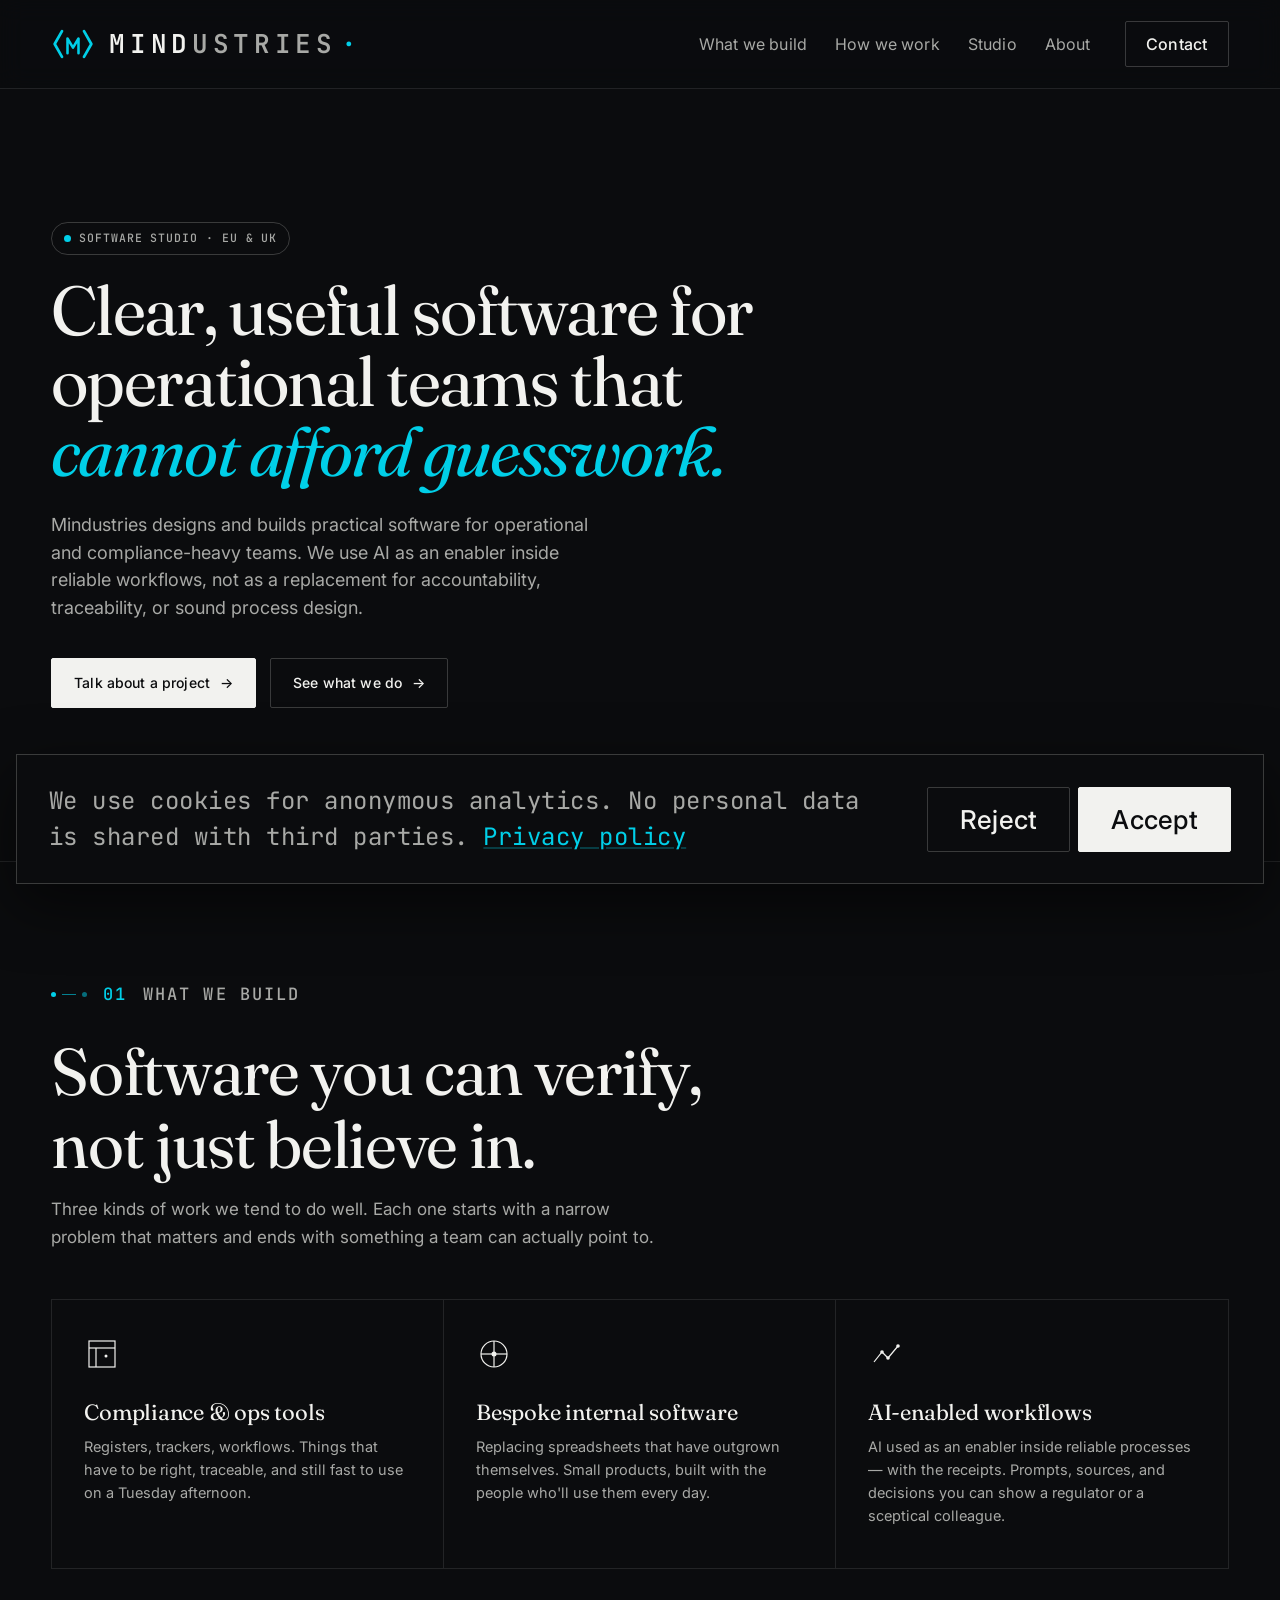
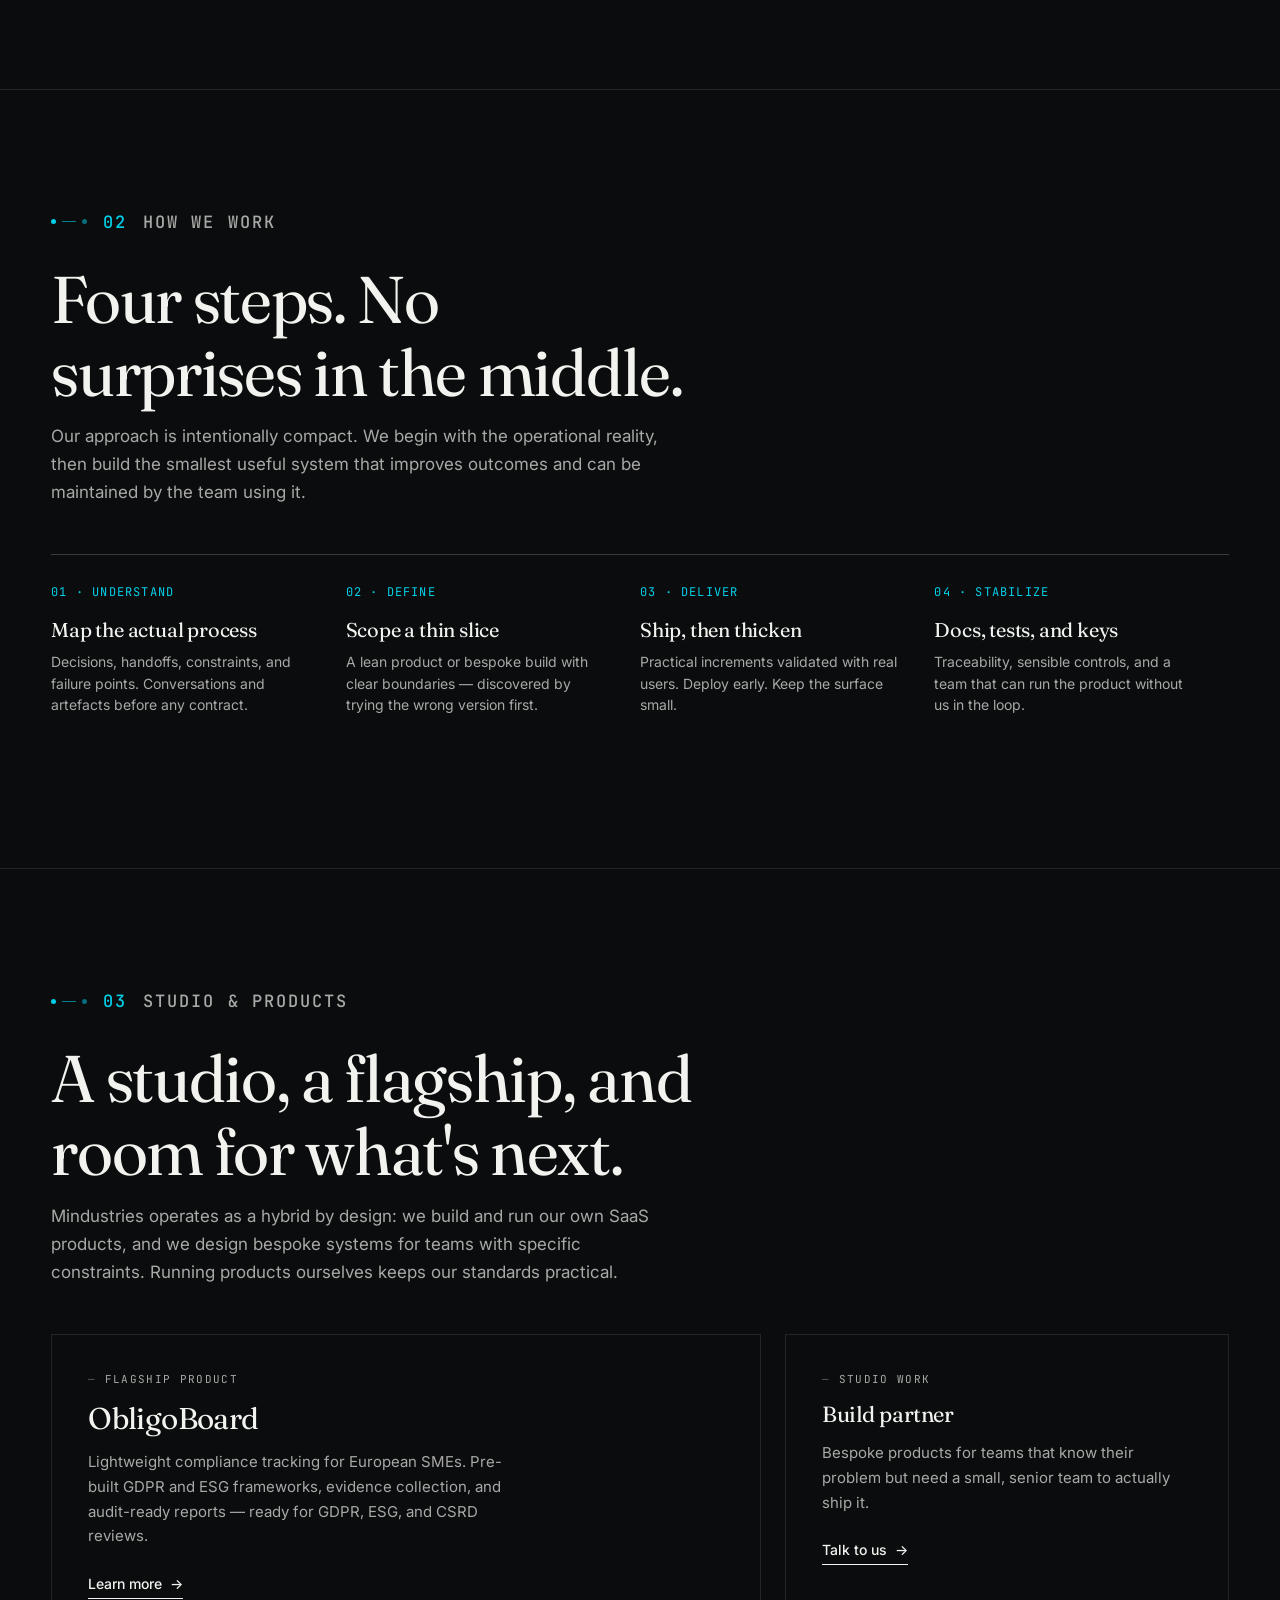
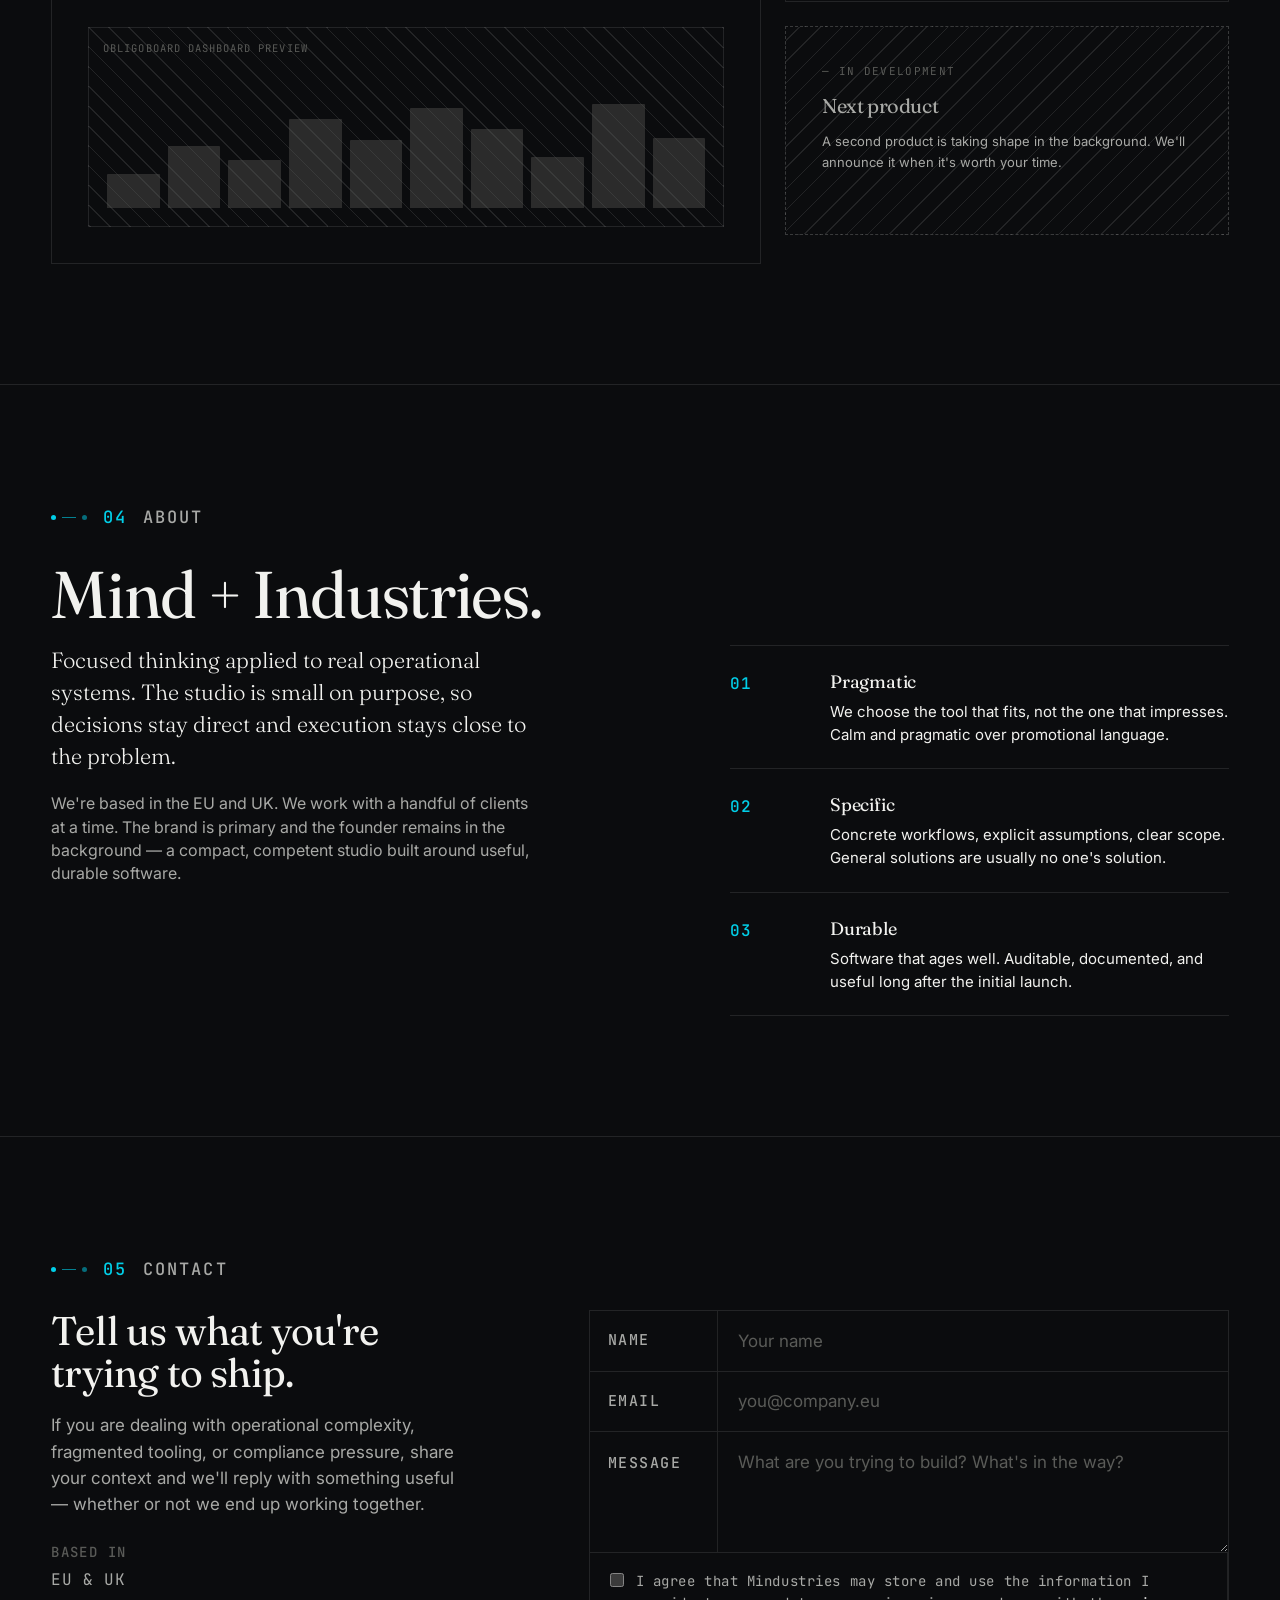
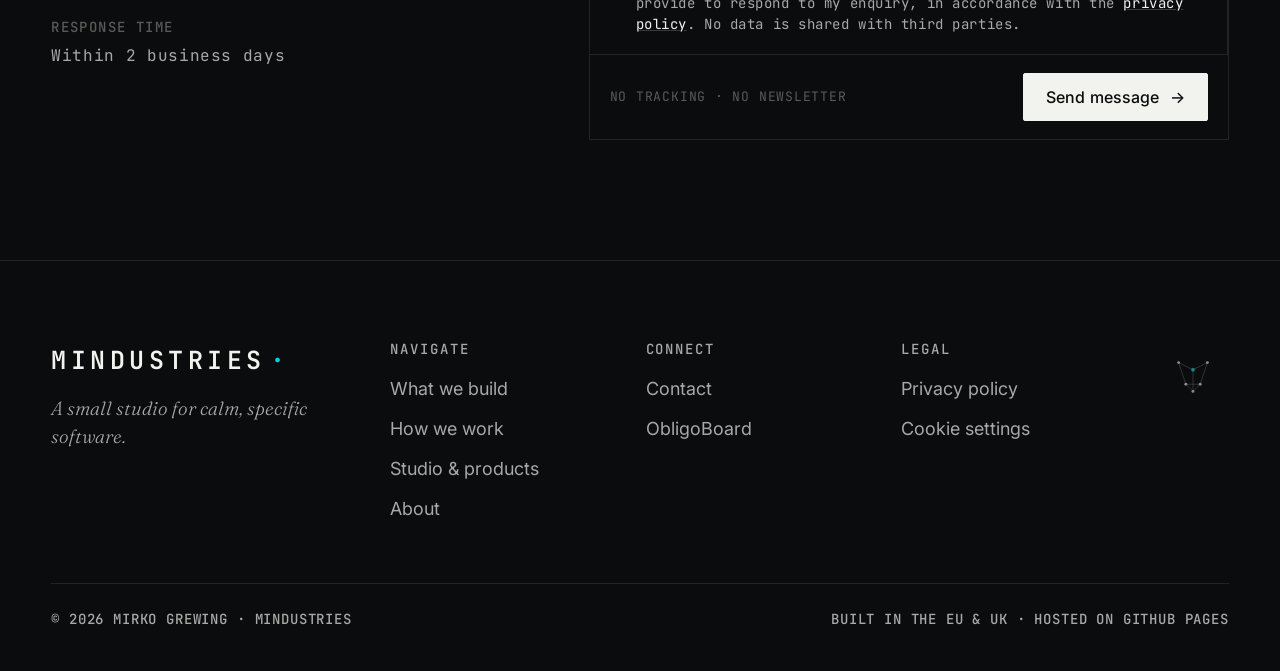
<file: index.html>
<!doctype html>
<html lang="en">
  <head>
    <meta charset="UTF-8" />
    <meta name="viewport" content="width=device-width, initial-scale=1.0" />

    <!-- Google Analytics — loaded only after cookie consent -->
    <script>
      window.dataLayer = window.dataLayer || [];
      function gtag(){dataLayer.push(arguments);}
      function loadGA() {
        if (document.querySelector('script[src*="googletagmanager"]')) return;
        var s = document.createElement('script');
        s.async = true;
        s.src = 'https://www.googletagmanager.com/gtag/js?id=G-VDDG00GK10';
        document.head.appendChild(s);
        gtag('js', new Date());
        gtag('config', 'G-VDDG00GK10', { anonymize_ip: true });
      }
      if (localStorage.getItem('cookie_consent') === 'accepted') { loadGA(); }
    </script>
    <title>Mindustries — Practical Software for Operational &amp; Compliance Teams</title>
    <meta name="description" content="Mindustries is a software studio based in the EU and UK. We design and build practical tools for operational and compliance-heavy teams — clear workflows, auditable outcomes, no guesswork." />
    <link rel="canonical" href="https://mindustries.io/" />
    <meta name="theme-color" content="#0B0C0E" />
    <meta name="author" content="Mindustries" />
    <meta name="robots" content="index, follow, max-snippet:-1, max-image-preview:large" />
    <link rel="alternate" hreflang="en" href="https://mindustries.io/" />
    <link rel="alternate" hreflang="x-default" href="https://mindustries.io/" />

    <!-- Open Graph -->
    <meta property="og:type" content="website" />
    <meta property="og:site_name" content="Mindustries" />
    <meta property="og:title" content="Mindustries — Practical Software for Operational &amp; Compliance Teams" />
    <meta property="og:description" content="Mindustries is a software studio based in the EU and UK. We design and build practical tools for operational and compliance-heavy teams — clear workflows, auditable outcomes, no guesswork." />
    <meta property="og:url" content="https://mindustries.io/" />
    <meta property="og:image" content="https://mindustries.io/assets/og-image.png" />
    <meta property="og:image:width" content="1200" />
    <meta property="og:image:height" content="630" />
    <meta property="og:locale" content="en_GB" />

    <!-- Twitter Card -->
    <meta name="twitter:card" content="summary_large_image" />
    <meta name="twitter:title" content="Mindustries — Practical Software for Operational &amp; Compliance Teams" />
    <meta name="twitter:description" content="Software studio in the EU &amp; UK building practical tools for operational and compliance-heavy teams." />
    <meta name="twitter:image" content="https://mindustries.io/assets/og-image.png" />

    <!-- Structured Data -->
    <script type="application/ld+json">
    {
      "@context": "https://schema.org",
      "@graph": [
        {
          "@type": "Organization",
          "@id": "https://mindustries.io/#organization",
          "name": "Mindustries",
          "url": "https://mindustries.io",
          "logo": {
            "@type": "ImageObject",
            "url": "https://mindustries.io/assets/logo.svg"
          },
          "description": "Mindustries is a software studio based in the EU and UK that designs and builds practical software for operational and compliance-heavy teams.",
          "areaServed": [
            { "@type": "Place", "name": "European Union" },
            { "@type": "Place", "name": "United Kingdom" }
          ],
          "knowsAbout": [
            "Operational software",
            "Compliance tooling",
            "SaaS development",
            "Workflow automation",
            "Bespoke software development"
          ],
          "founder": {
            "@type": "Person",
            "name": "Mirko Grewing"
          }
        },
        {
          "@type": "WebSite",
          "@id": "https://mindustries.io/#website",
          "url": "https://mindustries.io",
          "name": "Mindustries",
          "publisher": { "@id": "https://mindustries.io/#organization" }
        },
        {
          "@type": "WebPage",
          "@id": "https://mindustries.io/#webpage",
          "url": "https://mindustries.io",
          "name": "Mindustries — Practical Software for Operational & Compliance Teams",
          "description": "Mindustries is a software studio based in the EU and UK. We design and build practical tools for operational and compliance-heavy teams.",
          "isPartOf": { "@id": "https://mindustries.io/#website" },
          "about": { "@id": "https://mindustries.io/#organization" }
        },
        {
          "@type": "ProfessionalService",
          "@id": "https://mindustries.io/#service",
          "name": "Mindustries",
          "url": "https://mindustries.io",
          "description": "Software studio building practical tools for operational and compliance-heavy teams in the EU and UK.",
          "provider": { "@id": "https://mindustries.io/#organization" },
          "areaServed": ["EU", "UK"],
          "serviceType": [
            "Custom software development",
            "SaaS product development",
            "Operational workflow tooling",
            "Compliance software"
          ]
        }
      ]
    }
    </script>

    <link rel="preconnect" href="https://fonts.googleapis.com" />
    <link rel="preconnect" href="https://fonts.gstatic.com" crossorigin />
    <link rel="stylesheet" href="styles.css" />
    <link rel="icon" type="image/svg+xml" href="assets/favicon.svg" />
  </head>
  <body>
    <a href="#hero" class="skip-link">Skip to content</a>
    <header>
      <div class="site-header-inner">
        <a href="#hero" class="brand-link" aria-label="Mindustries home">
          <span class="brand-mark" aria-hidden="true">
            <svg viewBox="0 0 24 24" fill="none" stroke="currentColor" stroke-width="1.5" stroke-linecap="round" stroke-linejoin="round">
              <path d="M6 5 L2 12 L6 19" />
              <path d="M18 5 L22 12 L18 19" />
              <path d="M9 17 L9 9 L12 14 L15 9 L15 17" stroke-width="1.4" />
            </svg>
          </span>
          <span class="brand-lockup"><span class="lg-m">MIND</span><span class="lg-ind">USTRIES</span><span class="lg-tail">·</span></span>
        </a>
        <button
          class="menu-toggle"
          type="button"
          aria-controls="primary-nav"
          aria-expanded="false"
        >
          Menu
        </button>
        <nav id="primary-nav" aria-label="Primary">
          <ul class="site-nav" role="list">
            <li><a href="#what-we-build">What we build</a></li>
            <li><a href="#how-we-work">How we work</a></li>
            <li><a href="#studio-products">Studio</a></li>
            <li><a href="#about-mindustries">About</a></li>
            <li><a href="#contact" class="nav-cta">Contact</a></li>
          </ul>
        </nav>
      </div>
    </header>

    <main>
      <section id="hero" aria-labelledby="hero-title">
        <div class="hero-inner">
          <div class="hero-copy">
            <p class="hero-eyebrow">
              <span class="live-dot" aria-hidden="true"></span>
              Software studio &middot; EU &amp; UK
            </p>
            <h1 id="hero-title">
              Clear, useful software for operational teams that <em>cannot afford guesswork.</em>
            </h1>
            <p class="hero-desc">
              Mindustries designs and builds practical software for operational and compliance-heavy teams.
              We use AI as an enabler inside reliable workflows, not as a replacement for accountability,
              traceability, or sound process design.
            </p>
            <div class="hero-actions">
              <a class="cta-link" href="#contact">Talk about a project</a>
              <a class="cta-link cta-link--ghost" href="#what-we-build">See what we do</a>
            </div>
          </div>
          <div class="brain-wrap" id="brain-wrap" aria-hidden="true">
            <!-- Animated brain SVG injected by script.js -->
          </div>
        </div>
      </section>

      <section id="what-we-build" aria-labelledby="what-we-build-title">
        <div class="eyebrow">
          <span class="motif-num"><span class="n1"></span><span class="line"></span><span class="n2"></span></span>
          <span class="num">01</span>
          <span>What we build</span>
        </div>
        <h2 id="what-we-build-title">Software you can verify, not just believe in.</h2>
        <p class="section-lede">
          Three kinds of work we tend to do well. Each one starts with a narrow problem that matters
          and ends with something a team can actually point to.
        </p>

        <ul class="cards-3" role="list">
          <li class="build-card">
            <svg class="icon" viewBox="0 0 36 36" fill="none" stroke="currentColor" stroke-width="1.2" aria-hidden="true">
              <rect x="5" y="5" width="26" height="26" />
              <line x1="5" y1="12" x2="31" y2="12" />
              <line x1="12" y1="12" x2="12" y2="31" />
              <circle cx="22" cy="20" r="1.5" fill="currentColor" stroke="none" />
            </svg>
            <h3>Compliance &amp; ops tools</h3>
            <p>Registers, trackers, workflows. Things that have to be right, traceable, and still fast to use on a Tuesday afternoon.</p>
            <svg class="border-pulse" viewBox="0 0 100 100" preserveAspectRatio="none" aria-hidden="true">
              <rect x="0" y="0" width="100" height="100" fill="none" stroke="var(--accent)" stroke-width="0.3" stroke-dasharray="10 390">
                <animate attributeName="stroke-dashoffset" from="0" to="-400" dur="4s" repeatCount="indefinite" />
              </rect>
            </svg>
          </li>
          <li class="build-card">
            <svg class="icon" viewBox="0 0 36 36" fill="none" stroke="currentColor" stroke-width="1.2" aria-hidden="true">
              <circle cx="18" cy="18" r="13" />
              <line x1="5" y1="18" x2="31" y2="18" />
              <line x1="18" y1="5" x2="18" y2="31" />
              <circle cx="18" cy="18" r="2.5" fill="currentColor" stroke="none" />
            </svg>
            <h3>Bespoke internal software</h3>
            <p>Replacing spreadsheets that have outgrown themselves. Small products, built with the people who'll use them every day.</p>
            <svg class="border-pulse" viewBox="0 0 100 100" preserveAspectRatio="none" aria-hidden="true">
              <rect x="0" y="0" width="100" height="100" fill="none" stroke="var(--accent)" stroke-width="0.3" stroke-dasharray="10 390">
                <animate attributeName="stroke-dashoffset" from="0" to="-400" dur="4s" repeatCount="indefinite" />
              </rect>
            </svg>
          </li>
          <li class="build-card">
            <svg class="icon" viewBox="0 0 36 36" fill="none" stroke="currentColor" stroke-width="1.2" aria-hidden="true">
              <path d="M6 26 L14 16 L20 22 L30 10" />
              <circle cx="14" cy="16" r="1.8" fill="currentColor" stroke="none" />
              <circle cx="20" cy="22" r="1.8" fill="currentColor" stroke="none" />
              <circle cx="30" cy="10" r="1.8" fill="currentColor" stroke="none" />
            </svg>
            <h3>AI-enabled workflows</h3>
            <p>AI used as an enabler inside reliable processes — with the receipts. Prompts, sources, and decisions you can show a regulator or a sceptical colleague.</p>
            <svg class="border-pulse" viewBox="0 0 100 100" preserveAspectRatio="none" aria-hidden="true">
              <rect x="0" y="0" width="100" height="100" fill="none" stroke="var(--accent)" stroke-width="0.3" stroke-dasharray="10 390">
                <animate attributeName="stroke-dashoffset" from="0" to="-400" dur="4s" repeatCount="indefinite" />
              </rect>
            </svg>
          </li>
        </ul>
      </section>

      <section id="how-we-work" aria-labelledby="how-we-work-title">
        <div class="eyebrow">
          <span class="motif-num"><span class="n1"></span><span class="line"></span><span class="n2"></span></span>
          <span class="num">02</span>
          <span>How we work</span>
        </div>
        <h2 id="how-we-work-title">Four steps. No surprises in the middle.</h2>
        <p class="section-lede">
          Our approach is intentionally compact. We begin with the operational reality, then build
          the smallest useful system that improves outcomes and can be maintained by the team using it.
        </p>
        <ol class="steps" role="list">
          <li class="step">
            <span class="step-number">01 · Understand</span>
            <h4>Map the actual process</h4>
            <p>Decisions, handoffs, constraints, and failure points. Conversations and artefacts before any contract.</p>
          </li>
          <li class="step">
            <span class="step-number">02 · Define</span>
            <h4>Scope a thin slice</h4>
            <p>A lean product or bespoke build with clear boundaries — discovered by trying the wrong version first.</p>
          </li>
          <li class="step">
            <span class="step-number">03 · Deliver</span>
            <h4>Ship, then thicken</h4>
            <p>Practical increments validated with real users. Deploy early. Keep the surface small.</p>
          </li>
          <li class="step">
            <span class="step-number">04 · Stabilize</span>
            <h4>Docs, tests, and keys</h4>
            <p>Traceability, sensible controls, and a team that can run the product without us in the loop.</p>
          </li>
        </ol>
      </section>

      <section id="studio-products" aria-labelledby="studio-products-title">
        <div class="eyebrow">
          <span class="motif-num"><span class="n1"></span><span class="line"></span><span class="n2"></span></span>
          <span class="num">03</span>
          <span>Studio &amp; products</span>
        </div>
        <h2 id="studio-products-title">A studio, a flagship, and room for what's next.</h2>
        <p class="section-lede">
          Mindustries operates as a hybrid by design: we build and run our own SaaS products,
          and we design bespoke systems for teams with specific constraints. Running products ourselves
          keeps our standards practical.
        </p>
        <div class="studio-cards">
          <article class="studio-card studio-card--product">
            <span class="studio-card-eyebrow">Flagship product</span>
            <h3>ObligoBoard</h3>
            <p>Lightweight compliance tracking for European SMEs. Pre-built GDPR and ESG frameworks, evidence collection, and audit-ready reports — ready for GDPR, ESG, and CSRD reviews.</p>
            <a href="https://obligoboard.com" class="studio-card-link">Learn more <span aria-hidden="true">→</span></a>
            <div class="product-mock" aria-hidden="true">
              <div class="product-mock-bars">
                <span style="height: 30%"></span>
                <span style="height: 55%"></span>
                <span style="height: 42%"></span>
                <span style="height: 78%"></span>
                <span style="height: 60%"></span>
                <span style="height: 88%"></span>
                <span style="height: 70%"></span>
                <span style="height: 45%"></span>
                <span style="height: 92%"></span>
                <span style="height: 62%"></span>
              </div>
            </div>
          </article>
          <div class="studio-side">
            <article class="studio-card studio-card--side">
              <span class="studio-card-eyebrow">Studio work</span>
              <h3>Build partner</h3>
              <p>Bespoke products for teams that know their problem but need a small, senior team to actually ship it.</p>
              <a href="#contact" class="studio-card-link">Talk to us <span aria-hidden="true">→</span></a>
            </article>
            <article class="studio-card studio-card--ghost">
              <span class="studio-card-eyebrow">In development</span>
              <h3>Next product</h3>
              <p>A second product is taking shape in the background. We'll announce it when it's worth your time.</p>
            </article>
          </div>
        </div>
      </section>

      <section id="about-mindustries" aria-labelledby="about-mindustries-title">
        <div class="eyebrow">
          <span class="motif-num"><span class="n1"></span><span class="line"></span><span class="n2"></span></span>
          <span class="num">04</span>
          <span>About</span>
        </div>
        <h2 id="about-mindustries-title">Mind + Industries.</h2>
        <div class="about-grid">
          <div class="about-copy">
            <p>Focused thinking applied to real operational systems. The studio is small on purpose, so decisions stay direct and execution stays close to the problem.</p>
            <p class="about-secondary">
              We're based in the EU and UK. We work with a handful of clients at a time. The brand is primary
              and the founder remains in the background — a compact, competent studio built around useful, durable software.
            </p>
          </div>
          <ul class="principles" role="list">
            <li>
              <span class="label">01</span>
              <span class="desc"><b>Pragmatic</b>We choose the tool that fits, not the one that impresses. Calm and pragmatic over promotional language.</span>
            </li>
            <li>
              <span class="label">02</span>
              <span class="desc"><b>Specific</b>Concrete workflows, explicit assumptions, clear scope. General solutions are usually no one's solution.</span>
            </li>
            <li>
              <span class="label">03</span>
              <span class="desc"><b>Durable</b>Software that ages well. Auditable, documented, and useful long after the initial launch.</span>
            </li>
          </ul>
        </div>
      </section>

      <section id="contact" aria-labelledby="contact-title">
        <div class="eyebrow">
          <span class="motif-num"><span class="n1"></span><span class="line"></span><span class="n2"></span></span>
          <span class="num">05</span>
          <span>Contact</span>
        </div>
        <div class="contact-grid">
          <div class="contact-info">
            <h2 id="contact-title">Tell us what you're trying to ship.</h2>
            <p>
              If you are dealing with operational complexity, fragmented tooling, or compliance pressure,
              share your context and we'll reply with something useful — whether or not we end up working together.
            </p>
            <div class="contact-detail">
              <span class="contact-detail-label">Based in</span>
              <span>EU &amp; UK</span>
            </div>
            <div class="contact-detail">
              <span class="contact-detail-label">Response time</span>
              <span>Within 2 business days</span>
            </div>
          </div>
          <form id="contact-form" action="https://formspree.io/f/mzdjgaak" method="POST" novalidate>
            <div class="form-hp" aria-hidden="true">
              <label for="website">Website</label>
              <input id="website" name="_gotcha" type="text" tabindex="-1" autocomplete="off" />
            </div>

            <div class="form-row">
              <label for="name">Name</label>
              <input id="name" name="name" type="text" placeholder="Your name" required />
            </div>

            <div class="form-row">
              <label for="email">Email</label>
              <input id="email" name="email" type="email" placeholder="you@company.eu" required />
            </div>

            <div class="form-row form-row--textarea">
              <label for="message">Message</label>
              <textarea id="message" name="message" placeholder="What are you trying to build? What's in the way?" required></textarea>
            </div>

            <div class="consent-group">
              <label class="consent-label">
                <input type="checkbox" id="consent" name="consent" required />
                <span>I agree that Mindustries may store and use the information I provide to respond to my enquiry, in accordance with the <a href="privacy.html" target="_blank">privacy policy</a>. No data is shared with third parties.</span>
              </label>
            </div>

            <div class="form-submit-row">
              <span class="note">No tracking · No newsletter</span>
              <button type="submit">Send message</button>
            </div>
            <div id="form-feedback" class="form-feedback" role="status" aria-live="polite"></div>
          </form>
        </div>
      </section>
    </main>

    <footer aria-label="Site footer">
      <div class="site-footer-inner">
        <div class="footer-grid">
          <div class="footer-brand">
            <span class="footer-wordmark">MINDUSTRIES<span class="dot">·</span></span>
            <p>A small studio for calm, specific software.</p>
          </div>
          <div class="footer-links">
            <h4>Navigate</h4>
            <ul role="list">
              <li><a href="#what-we-build">What we build</a></li>
              <li><a href="#how-we-work">How we work</a></li>
              <li><a href="#studio-products">Studio &amp; products</a></li>
              <li><a href="#about-mindustries">About</a></li>
            </ul>
          </div>
          <div class="footer-links">
            <h4>Connect</h4>
            <ul role="list">
              <li><a href="#contact">Contact</a></li>
              <li><a href="https://obligoboard.com">ObligoBoard</a></li>
            </ul>
          </div>
          <div class="footer-links">
            <h4>Legal</h4>
            <ul role="list">
              <li><a href="privacy.html">Privacy policy</a></li>
              <li><a href="#" id="cookie-settings">Cookie settings</a></li>
            </ul>
          </div>
          <div class="footer-corner-wrap" aria-hidden="true">
            <svg class="footer-corner" viewBox="0 0 100 100" fill="none">
              <g stroke="currentColor" stroke-width="0.6" opacity="0.7">
                <line x1="30" y1="30" x2="50" y2="40" />
                <line x1="50" y1="40" x2="70" y2="30" />
                <line x1="30" y1="30" x2="40" y2="60" />
                <line x1="70" y1="30" x2="60" y2="60" />
                <line x1="40" y1="60" x2="60" y2="60" />
                <line x1="50" y1="40" x2="50" y2="70" />
                <line x1="40" y1="60" x2="50" y2="70" />
                <line x1="60" y1="60" x2="50" y2="70" />
              </g>
              <g fill="currentColor">
                <circle cx="30" cy="30" r="2" />
                <circle cx="50" cy="40" r="2" />
                <circle cx="70" cy="30" r="2" />
                <circle cx="40" cy="60" r="2" />
                <circle cx="60" cy="60" r="2" />
                <circle cx="50" cy="70" r="2" />
              </g>
              <circle cx="50" cy="40" r="3" fill="var(--accent)">
                <animate attributeName="opacity" values="0.2;1;0.2" dur="3s" repeatCount="indefinite" />
              </circle>
            </svg>
          </div>
        </div>
        <div class="footer-bottom">
          <p>&copy; 2026 Mirko Grewing &middot; Mindustries</p>
          <p>Built in the EU &amp; UK &middot; Hosted on GitHub Pages</p>
        </div>
      </div>
    </footer>

    <!-- Cookie consent banner -->
    <div id="cookie-banner" class="cookie-banner" role="dialog" aria-label="Cookie consent" hidden>
      <div class="cookie-banner-inner">
        <p>We use cookies for anonymous analytics. No personal data is shared with third parties. <a href="privacy.html">Privacy policy</a></p>
        <div class="cookie-banner-actions">
          <button id="cookie-reject" class="cookie-btn cookie-btn--reject" type="button">Reject</button>
          <button id="cookie-accept" class="cookie-btn cookie-btn--accept" type="button">Accept</button>
        </div>
      </div>
    </div>

    <script src="brain.js" defer></script>
    <script src="script.js" defer></script>
  </body>
</html>
</file>
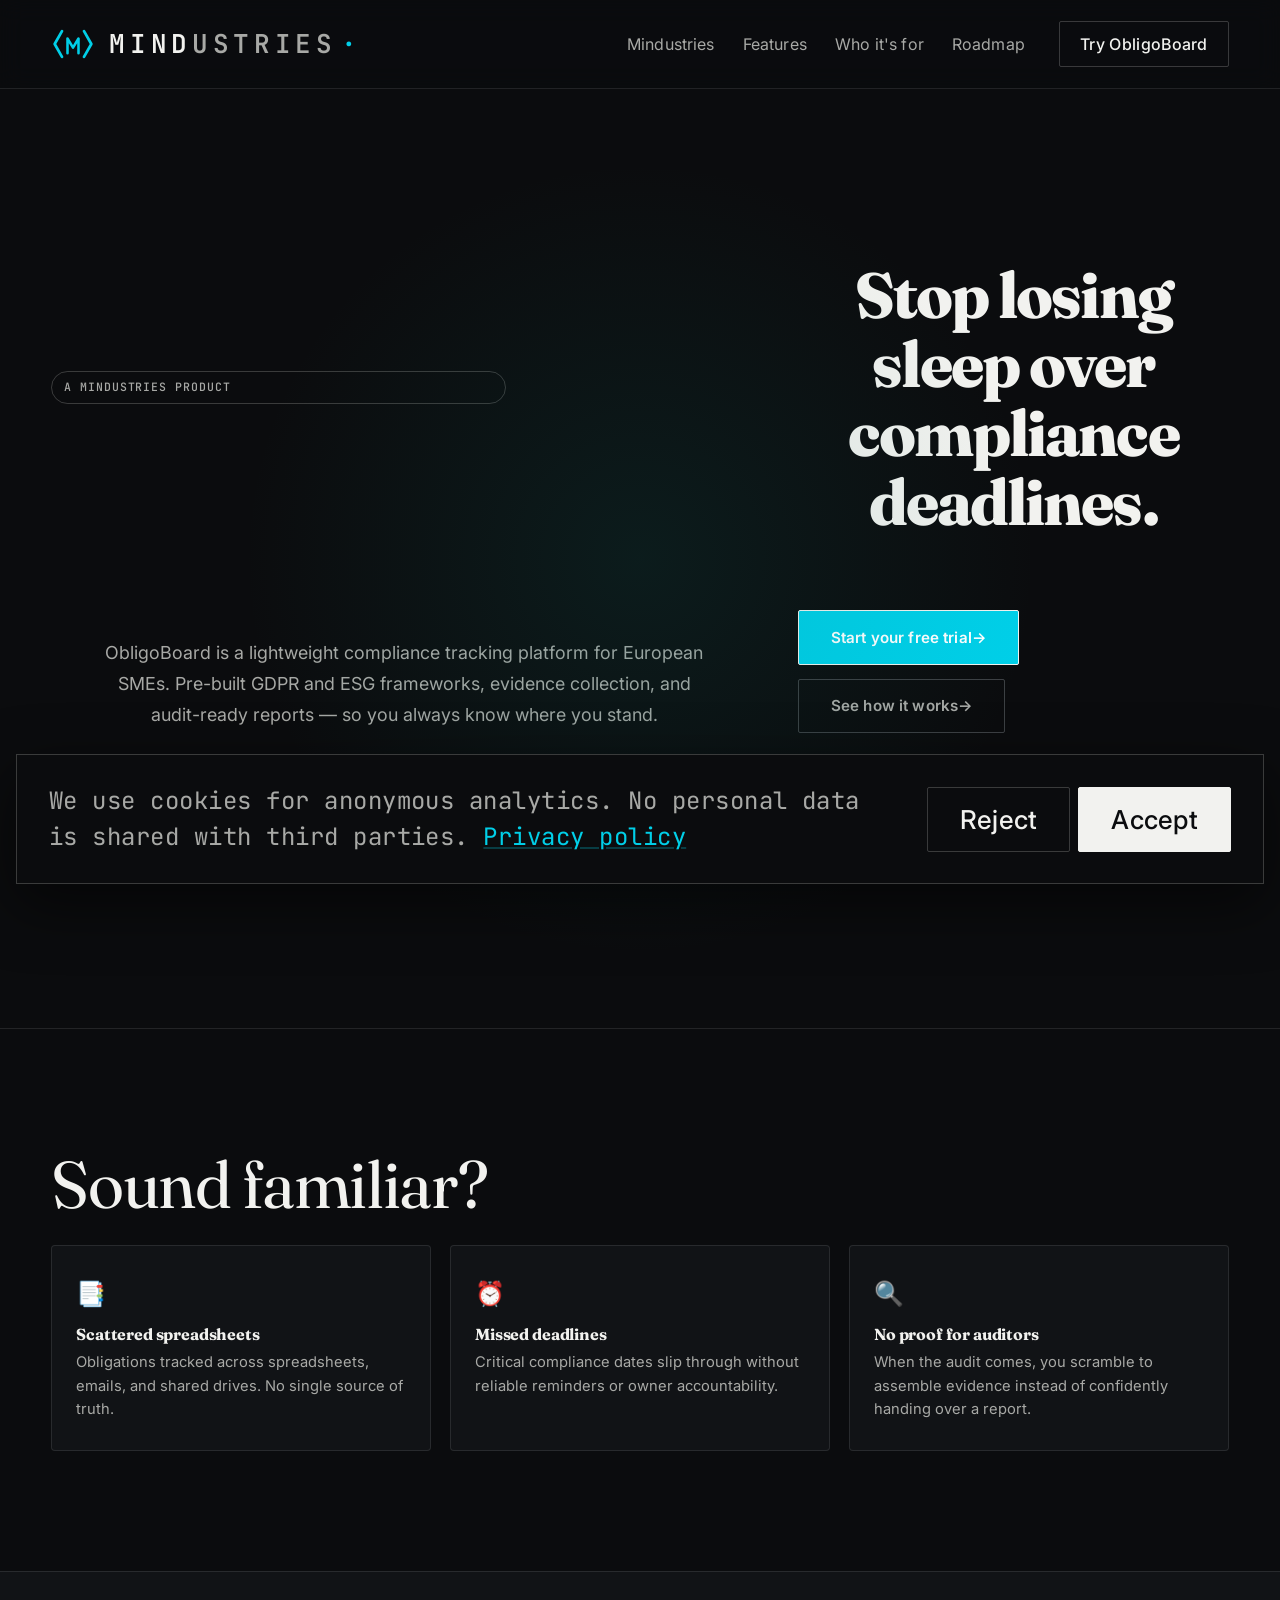
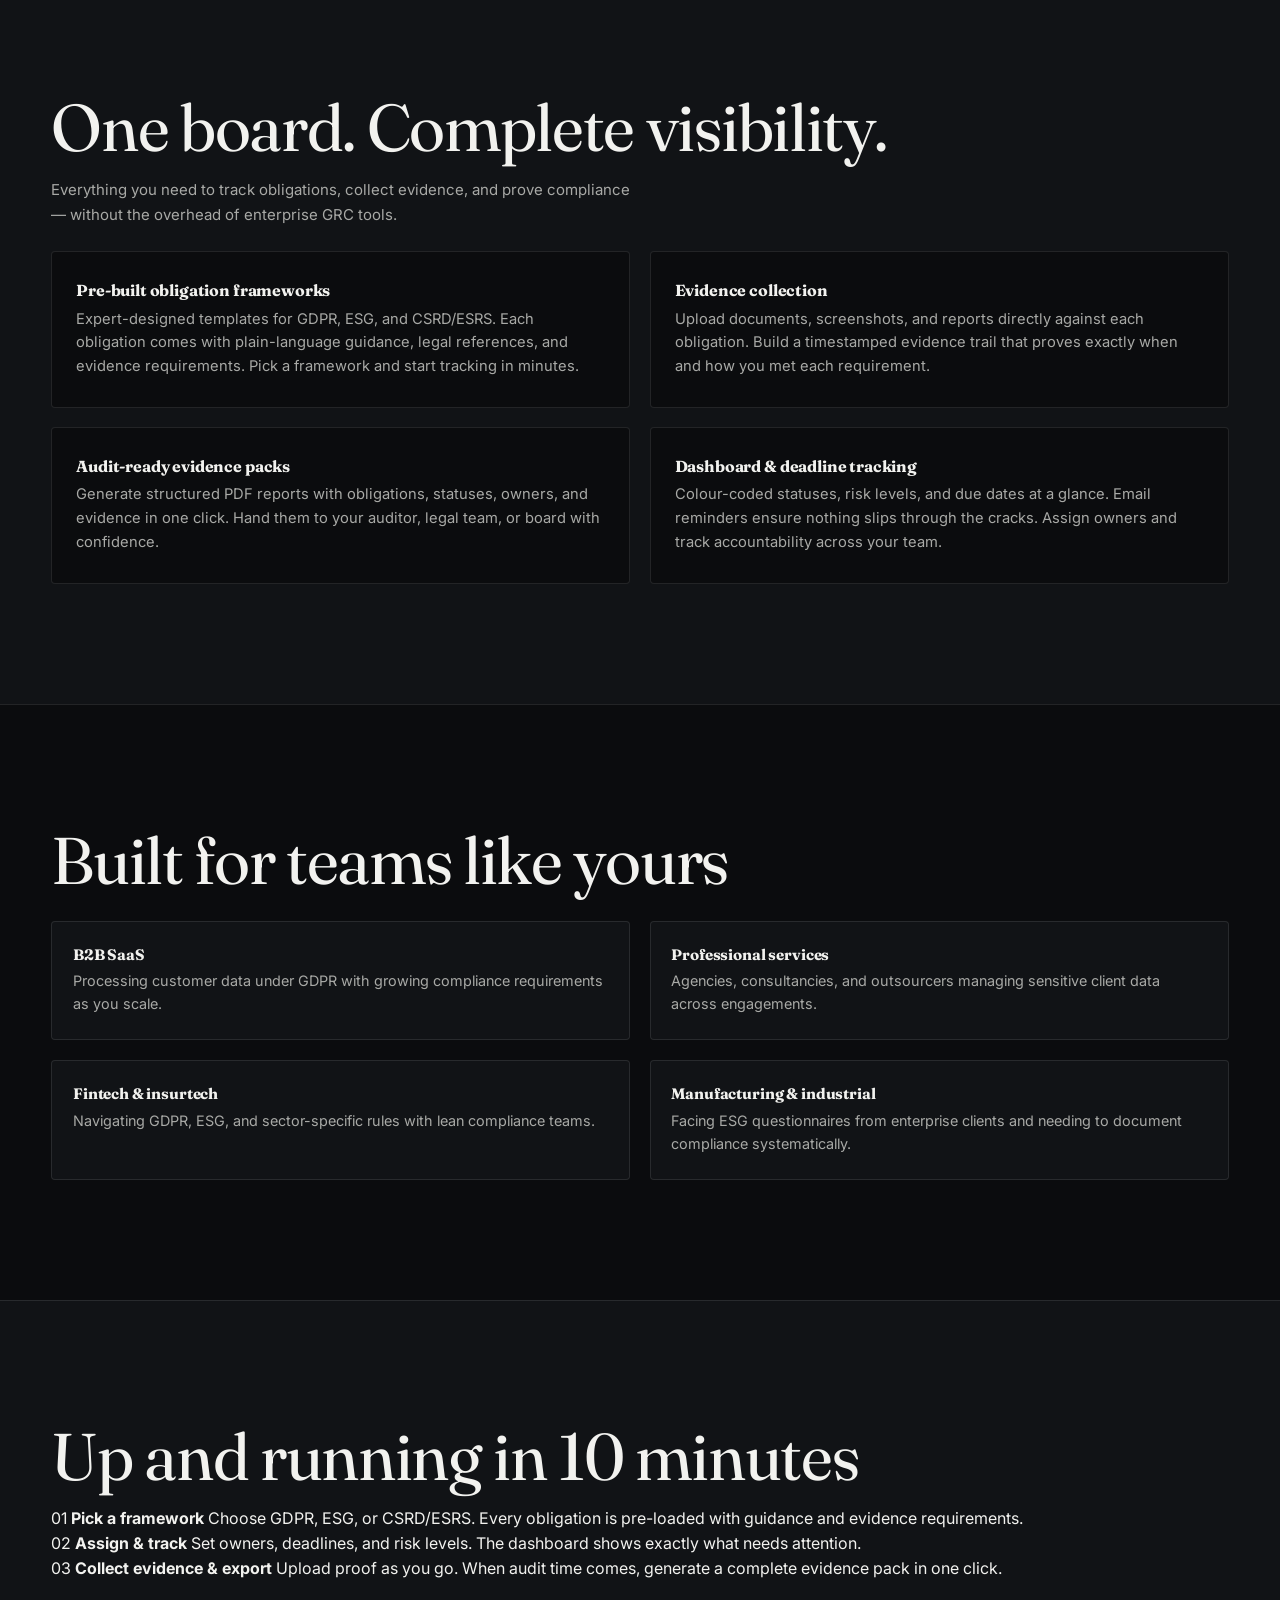
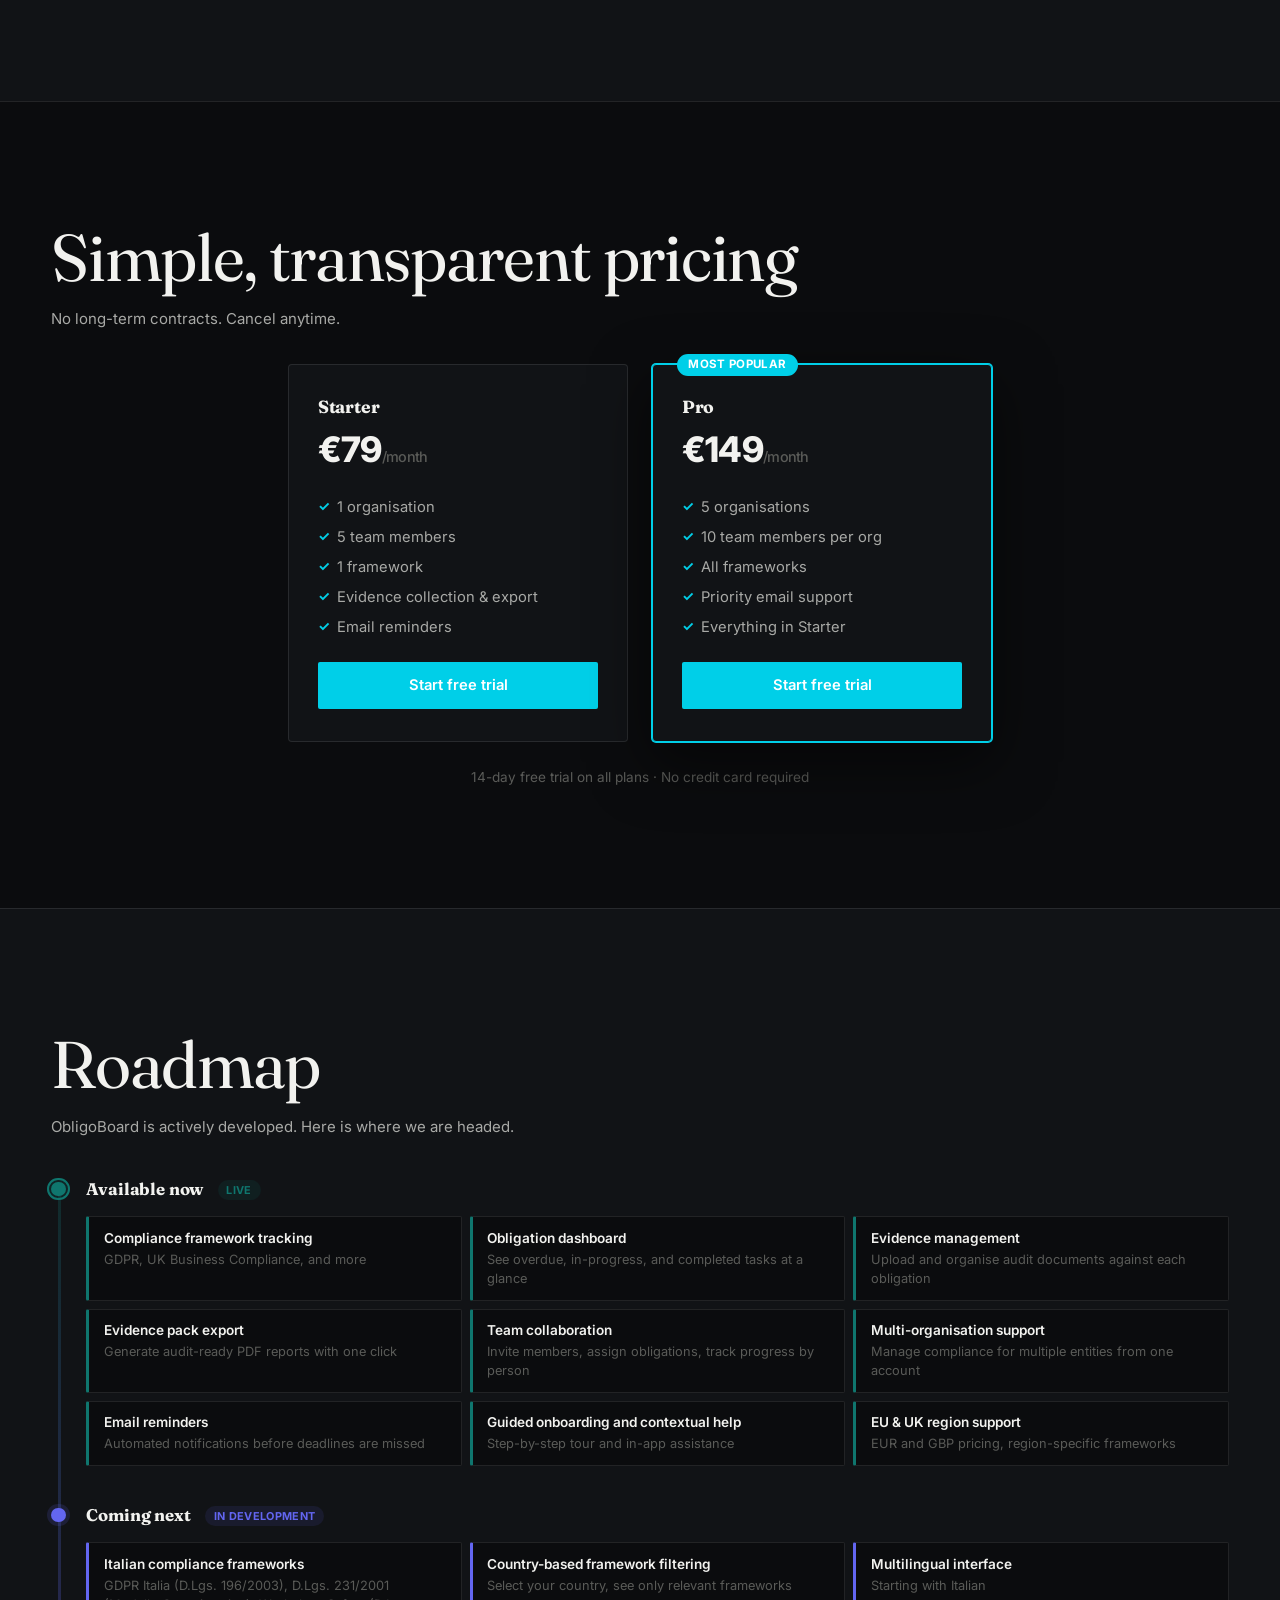
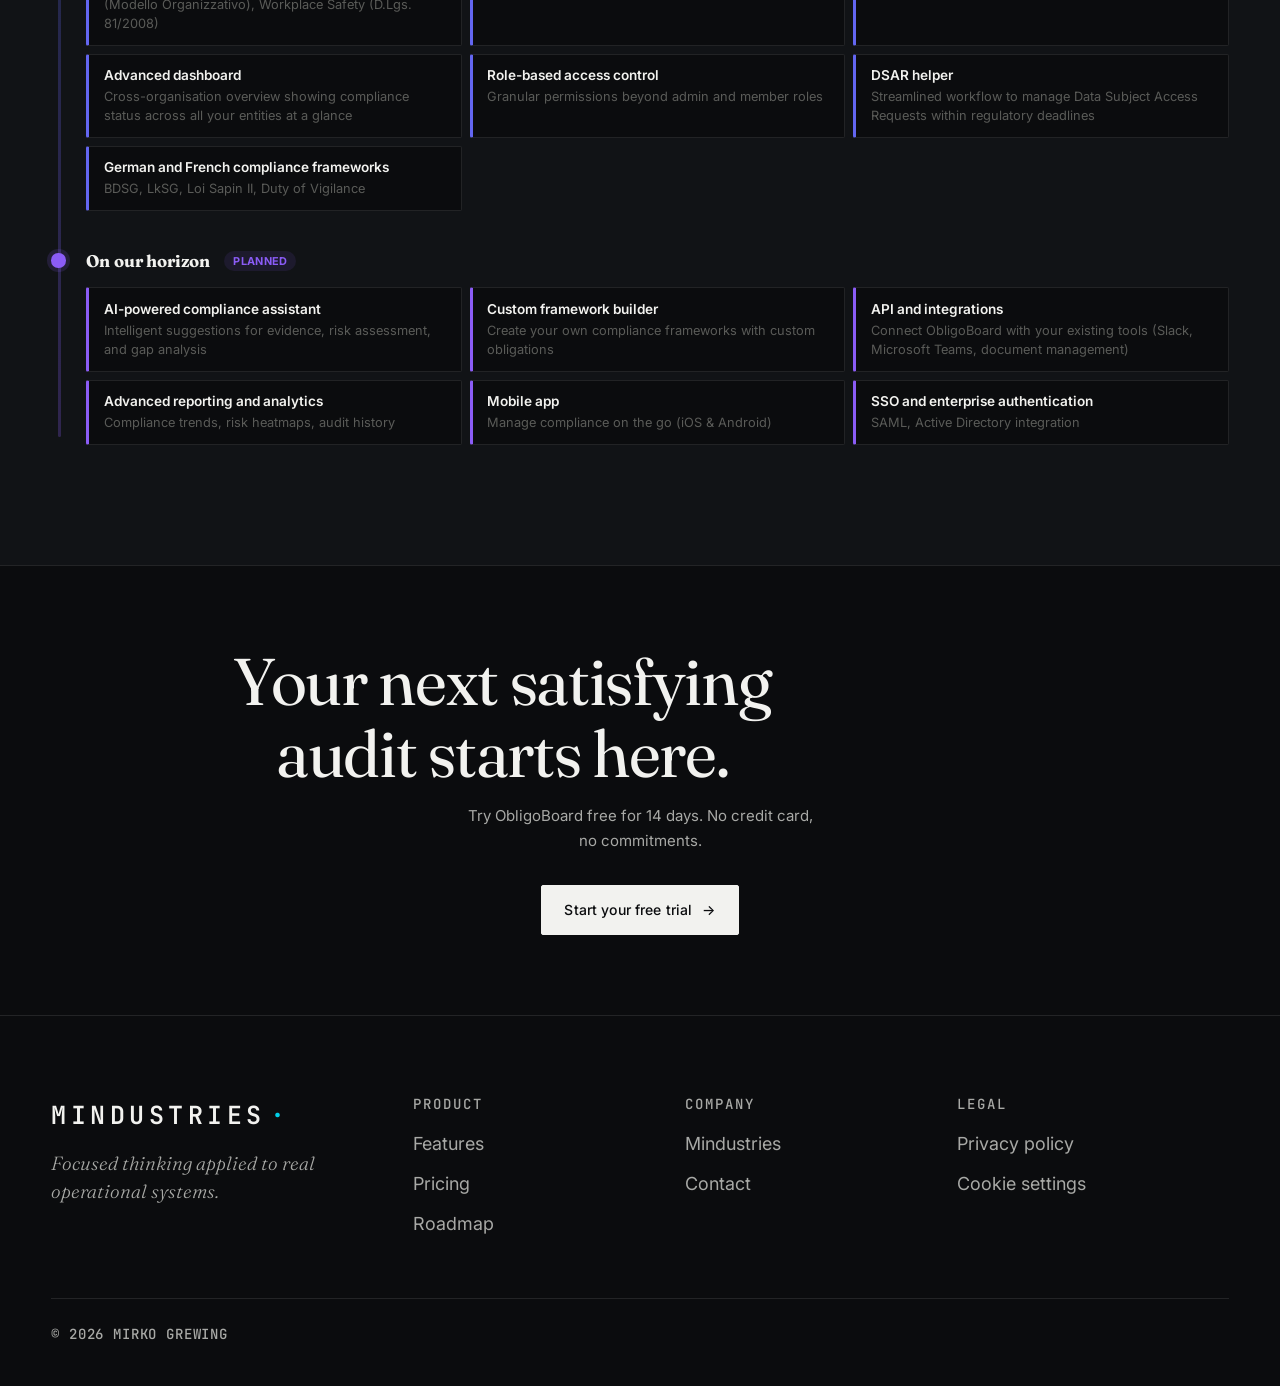
<file: obligoboard.html>
<!doctype html>
<html lang="en">
  <head>
    <meta charset="UTF-8" />
    <meta name="viewport" content="width=device-width, initial-scale=1.0" />

    <!-- Google Analytics — loaded only after cookie consent -->
    <script>
      window.dataLayer = window.dataLayer || [];
      function gtag(){dataLayer.push(arguments);}
      function loadGA() {
        if (document.querySelector('script[src*="googletagmanager"]')) return;
        var s = document.createElement('script');
        s.async = true;
        s.src = 'https://www.googletagmanager.com/gtag/js?id=G-VDDG00GK10';
        document.head.appendChild(s);
        gtag('js', new Date());
        gtag('config', 'G-VDDG00GK10', { anonymize_ip: true });
      }
      if (localStorage.getItem('cookie_consent') === 'accepted') { loadGA(); }
    </script>

    <title>ObligoBoard — Compliance tracking for European SMEs | Mindustries</title>
    <meta name="description" content="ObligoBoard is a lightweight compliance tracking platform for European SMEs. Manage GDPR, ESG, and regulatory obligations with pre-built frameworks, evidence collection, and audit-ready reports." />
    <link rel="canonical" href="https://mindustries.io/obligoboard" />
    <meta name="theme-color" content="#0B0C0E" />
    <meta name="author" content="Mindustries" />
    <meta name="robots" content="index, follow, max-snippet:-1, max-image-preview:large" />

    <!-- Open Graph -->
    <meta property="og:type" content="website" />
    <meta property="og:site_name" content="Mindustries" />
    <meta property="og:title" content="ObligoBoard — Compliance tracking for European SMEs" />
    <meta property="og:description" content="Lightweight compliance tracking for European SMEs. Pre-built GDPR &amp; ESG frameworks, evidence collection, and audit-ready reports." />
    <meta property="og:url" content="https://mindustries.io/obligoboard" />
    <meta property="og:image" content="https://mindustries.io/assets/og-image.png" />
    <meta property="og:image:width" content="1200" />
    <meta property="og:image:height" content="630" />
    <meta property="og:locale" content="en_GB" />

    <!-- Twitter Card -->
    <meta name="twitter:card" content="summary_large_image" />
    <meta name="twitter:title" content="ObligoBoard — Compliance tracking for European SMEs" />
    <meta name="twitter:description" content="Lightweight compliance tracking for European SMEs. Pre-built GDPR &amp; ESG frameworks, evidence collection, and audit-ready reports." />
    <meta name="twitter:image" content="https://mindustries.io/assets/og-image.png" />

    <!-- Structured Data -->
    <script type="application/ld+json">
    {
      "@context": "https://schema.org",
      "@graph": [
        {
          "@type": "SoftwareApplication",
          "@id": "https://mindustries.io/obligoboard#app",
          "name": "ObligoBoard",
          "url": "https://obligoboard.com",
          "applicationCategory": "BusinessApplication",
          "operatingSystem": "Web",
          "description": "Lightweight compliance tracking platform for European SMEs. Manage GDPR, ESG, and regulatory obligations with pre-built frameworks, evidence collection, and audit-ready reports.",
          "offers": [
            {
              "@type": "Offer",
              "name": "Starter",
              "price": "79",
              "priceCurrency": "EUR",
              "priceSpecification": {
                "@type": "UnitPriceSpecification",
                "billingDuration": "P1M"
              }
            },
            {
              "@type": "Offer",
              "name": "Pro",
              "price": "149",
              "priceCurrency": "EUR",
              "priceSpecification": {
                "@type": "UnitPriceSpecification",
                "billingDuration": "P1M"
              }
            }
          ],
          "creator": {
            "@type": "Organization",
            "name": "Mindustries",
            "url": "https://mindustries.io"
          }
        },
        {
          "@type": "BreadcrumbList",
          "itemListElement": [
            {
              "@type": "ListItem",
              "position": 1,
              "name": "Mindustries",
              "item": "https://mindustries.io/"
            },
            {
              "@type": "ListItem",
              "position": 2,
              "name": "ObligoBoard",
              "item": "https://mindustries.io/obligoboard"
            }
          ]
        }
      ]
    }
    </script>

    <link rel="preconnect" href="https://fonts.googleapis.com" />
    <link rel="preconnect" href="https://fonts.gstatic.com" crossorigin />
    <link
      href="https://fonts.googleapis.com/css2?family=Inter:wght@400;500;600;700;800&display=swap"
      rel="stylesheet"
    />
    <link rel="stylesheet" href="styles.css" />
    <link rel="stylesheet" href="obligoboard.css" />
    <link rel="icon" type="image/svg+xml" href="assets/favicon.svg" />
  </head>
  <body>
    <a href="#ob-hero" class="skip-link">Skip to content</a>
    <header>
      <div class="site-header-inner">
        <a href="/" class="brand-link" aria-label="Mindustries home">
          <span class="brand-mark" aria-hidden="true">
            <svg viewBox="0 0 24 24" fill="none" stroke="currentColor" stroke-width="1.5" stroke-linecap="round" stroke-linejoin="round">
              <path d="M6 5 L2 12 L6 19" />
              <path d="M18 5 L22 12 L18 19" />
              <path d="M9 17 L9 9 L12 14 L15 9 L15 17" stroke-width="1.4" />
            </svg>
          </span>
          <span class="brand-lockup"><span class="lg-m">MIND</span><span class="lg-ind">USTRIES</span><span class="lg-tail">·</span></span>
        </a>
        <nav aria-label="Product">
          <ul class="site-nav" role="list">
            <li><a href="/">Mindustries</a></li>
            <li><a href="#ob-features">Features</a></li>
            <li><a href="#ob-audience">Who it's for</a></li>
            <li><a href="#ob-roadmap">Roadmap</a></li>
            <li><a href="https://obligoboard.com" class="nav-cta">Try ObligoBoard</a></li>
          </ul>
        </nav>
      </div>
    </header>

    <main>
      <!-- ── HERO ──────────────────────────── -->
      <section id="ob-hero" class="ob-hero" aria-labelledby="ob-hero-title">
        <div class="hero-inner">
          <p class="hero-eyebrow">A Mindustries product</p>
          <h1 id="ob-hero-title">Stop losing sleep over compliance deadlines.</h1>
          <p class="hero-desc">
            ObligoBoard is a lightweight compliance tracking platform for European SMEs.
            Pre-built GDPR and ESG frameworks, evidence collection, and audit-ready reports &mdash; so you always know where you stand.
          </p>
          <div class="hero-actions">
            <a class="cta-link" href="https://obligoboard.com">Start your free trial</a>
            <a class="cta-link cta-link--ghost" href="#ob-features">See how it works</a>
          </div>
          <p class="ob-hero-note">14-day free trial &middot; No credit card required</p>
          <div class="ob-tags">
            <span class="ob-tag">EU &amp; UK</span>
            <span class="ob-tag">GDPR</span>
            <span class="ob-tag">ESG</span>
            <span class="ob-tag">CSRD</span>
          </div>
        </div>
      </section>

      <!-- ── PAIN POINTS ───────────────────── -->
      <section id="ob-pain" aria-labelledby="ob-pain-title">
        <h2 id="ob-pain-title">Sound familiar?</h2>
        <div class="ob-pain-grid">
          <div class="ob-pain-card">
            <span class="ob-pain-icon" aria-hidden="true">&#128209;</span>
            <h3>Scattered spreadsheets</h3>
            <p>Obligations tracked across spreadsheets, emails, and shared drives. No single source of truth.</p>
          </div>
          <div class="ob-pain-card">
            <span class="ob-pain-icon" aria-hidden="true">&#9200;</span>
            <h3>Missed deadlines</h3>
            <p>Critical compliance dates slip through without reliable reminders or owner accountability.</p>
          </div>
          <div class="ob-pain-card">
            <span class="ob-pain-icon" aria-hidden="true">&#128269;</span>
            <h3>No proof for auditors</h3>
            <p>When the audit comes, you scramble to assemble evidence instead of confidently handing over a report.</p>
          </div>
        </div>
      </section>

      <!-- ── FEATURES ──────────────────────── -->
      <section id="ob-features" class="ob-features-section" aria-labelledby="ob-features-title">
        <h2 id="ob-features-title">One board. Complete visibility.</h2>
        <p>Everything you need to track obligations, collect evidence, and prove compliance &mdash; without the overhead of enterprise GRC tools.</p>

        <div class="ob-feature-list">
          <div class="ob-feature">
            <div class="ob-feature-content">
              <h3>Pre-built obligation frameworks</h3>
              <p>Expert-designed templates for GDPR, ESG, and CSRD/ESRS. Each obligation comes with plain-language guidance, legal references, and evidence requirements. Pick a framework and start tracking in minutes.</p>
            </div>
          </div>
          <div class="ob-feature">
            <div class="ob-feature-content">
              <h3>Evidence collection</h3>
              <p>Upload documents, screenshots, and reports directly against each obligation. Build a timestamped evidence trail that proves exactly when and how you met each requirement.</p>
            </div>
          </div>
          <div class="ob-feature">
            <div class="ob-feature-content">
              <h3>Audit-ready evidence packs</h3>
              <p>Generate structured PDF reports with obligations, statuses, owners, and evidence in one click. Hand them to your auditor, legal team, or board with confidence.</p>
            </div>
          </div>
          <div class="ob-feature">
            <div class="ob-feature-content">
              <h3>Dashboard &amp; deadline tracking</h3>
              <p>Colour-coded statuses, risk levels, and due dates at a glance. Email reminders ensure nothing slips through the cracks. Assign owners and track accountability across your team.</p>
            </div>
          </div>
        </div>
      </section>

      <!-- ── WHO IT'S FOR ──────────────────── -->
      <section id="ob-audience" aria-labelledby="ob-audience-title">
        <h2 id="ob-audience-title">Built for teams like yours</h2>
        <div class="ob-audience-grid">
          <div class="ob-audience-card">
            <h3>B2B SaaS</h3>
            <p>Processing customer data under GDPR with growing compliance requirements as you scale.</p>
          </div>
          <div class="ob-audience-card">
            <h3>Professional services</h3>
            <p>Agencies, consultancies, and outsourcers managing sensitive client data across engagements.</p>
          </div>
          <div class="ob-audience-card">
            <h3>Fintech &amp; insurtech</h3>
            <p>Navigating GDPR, ESG, and sector-specific rules with lean compliance teams.</p>
          </div>
          <div class="ob-audience-card">
            <h3>Manufacturing &amp; industrial</h3>
            <p>Facing ESG questionnaires from enterprise clients and needing to document compliance systematically.</p>
          </div>
        </div>
      </section>

      <!-- ── HOW IT WORKS ──────────────────── -->
      <section id="ob-steps" class="ob-steps-section" aria-labelledby="ob-steps-title">
        <h2 id="ob-steps-title">Up and running in 10 minutes</h2>
        <ol class="step-grid ob-steps" role="list">
          <li>
            <span class="step-number">01</span>
            <strong>Pick a framework</strong>
            <span>Choose GDPR, ESG, or CSRD/ESRS. Every obligation is pre-loaded with guidance and evidence requirements.</span>
          </li>
          <li>
            <span class="step-number">02</span>
            <strong>Assign &amp; track</strong>
            <span>Set owners, deadlines, and risk levels. The dashboard shows exactly what needs attention.</span>
          </li>
          <li>
            <span class="step-number">03</span>
            <strong>Collect evidence &amp; export</strong>
            <span>Upload proof as you go. When audit time comes, generate a complete evidence pack in one click.</span>
          </li>
        </ol>
      </section>

      <!-- ── PRICING ───────────────────────── -->
      <section id="ob-pricing" aria-labelledby="ob-pricing-title">
        <h2 id="ob-pricing-title">Simple, transparent pricing</h2>
        <p>No long-term contracts. Cancel anytime.</p>
        <div class="ob-pricing-grid">
          <div class="ob-pricing-card">
            <h3>Starter</h3>
            <div class="ob-price">&euro;79<span>/month</span></div>
            <ul role="list">
              <li>1 organisation</li>
              <li>5 team members</li>
              <li>1 framework</li>
              <li>Evidence collection &amp; export</li>
              <li>Email reminders</li>
            </ul>
            <a href="https://obligoboard.com" class="ob-pricing-cta">Start free trial</a>
          </div>
          <div class="ob-pricing-card ob-pricing-card--featured">
            <span class="ob-popular-badge">Most popular</span>
            <h3>Pro</h3>
            <div class="ob-price">&euro;149<span>/month</span></div>
            <ul role="list">
              <li>5 organisations</li>
              <li>10 team members per org</li>
              <li>All frameworks</li>
              <li>Priority email support</li>
              <li>Everything in Starter</li>
            </ul>
            <a href="https://obligoboard.com" class="ob-pricing-cta">Start free trial</a>
          </div>
        </div>
        <p class="ob-pricing-note">14-day free trial on all plans &middot; No credit card required</p>
      </section>

      <!-- ── ROADMAP ───────────────────────── -->
      <section id="ob-roadmap" class="ob-roadmap-section" aria-labelledby="ob-roadmap-title">
        <h2 id="ob-roadmap-title">Roadmap</h2>
        <p>ObligoBoard is actively developed. Here is where we are headed.</p>

        <div class="roadmap">
          <!-- ── Available Now ── -->
          <div class="roadmap-phase roadmap-phase--now">
            <div class="roadmap-phase-header">
              <span class="roadmap-dot" aria-hidden="true"></span>
              <h3>Available now</h3>
              <span class="roadmap-badge">Live</span>
            </div>
            <ul class="roadmap-items" role="list">
              <li>
                <strong>Compliance framework tracking</strong>
                <span>GDPR, UK Business Compliance, and more</span>
              </li>
              <li>
                <strong>Obligation dashboard</strong>
                <span>See overdue, in-progress, and completed tasks at a glance</span>
              </li>
              <li>
                <strong>Evidence management</strong>
                <span>Upload and organise audit documents against each obligation</span>
              </li>
              <li>
                <strong>Evidence pack export</strong>
                <span>Generate audit-ready PDF reports with one click</span>
              </li>
              <li>
                <strong>Team collaboration</strong>
                <span>Invite members, assign obligations, track progress by person</span>
              </li>
              <li>
                <strong>Multi-organisation support</strong>
                <span>Manage compliance for multiple entities from one account</span>
              </li>
              <li>
                <strong>Email reminders</strong>
                <span>Automated notifications before deadlines are missed</span>
              </li>
              <li>
                <strong>Guided onboarding and contextual help</strong>
                <span>Step-by-step tour and in-app assistance</span>
              </li>
              <li>
                <strong>EU &amp; UK region support</strong>
                <span>EUR and GBP pricing, region-specific frameworks</span>
              </li>
            </ul>
          </div>

          <!-- ── Coming Next ── -->
          <div class="roadmap-phase roadmap-phase--next">
            <div class="roadmap-phase-header">
              <span class="roadmap-dot" aria-hidden="true"></span>
              <h3>Coming next</h3>
              <span class="roadmap-badge">In development</span>
            </div>
            <ul class="roadmap-items" role="list">
              <li>
                <strong>Italian compliance frameworks</strong>
                <span>GDPR Italia (D.Lgs. 196/2003), D.Lgs. 231/2001 (Modello Organizzativo), Workplace Safety (D.Lgs. 81/2008)</span>
              </li>
              <li>
                <strong>Country-based framework filtering</strong>
                <span>Select your country, see only relevant frameworks</span>
              </li>
              <li>
                <strong>Multilingual interface</strong>
                <span>Starting with Italian</span>
              </li>
              <li>
                <strong>Advanced dashboard</strong>
                <span>Cross-organisation overview showing compliance status across all your entities at a glance</span>
              </li>
              <li>
                <strong>Role-based access control</strong>
                <span>Granular permissions beyond admin and member roles</span>
              </li>
              <li>
                <strong>DSAR helper</strong>
                <span>Streamlined workflow to manage Data Subject Access Requests within regulatory deadlines</span>
              </li>
              <li>
                <strong>German and French compliance frameworks</strong>
                <span>BDSG, LkSG, Loi Sapin II, Duty of Vigilance</span>
              </li>
            </ul>
          </div>

          <!-- ── On Our Horizon ── -->
          <div class="roadmap-phase roadmap-phase--horizon">
            <div class="roadmap-phase-header">
              <span class="roadmap-dot" aria-hidden="true"></span>
              <h3>On our horizon</h3>
              <span class="roadmap-badge">Planned</span>
            </div>
            <ul class="roadmap-items" role="list">
              <li>
                <strong>AI-powered compliance assistant</strong>
                <span>Intelligent suggestions for evidence, risk assessment, and gap analysis</span>
              </li>
              <li>
                <strong>Custom framework builder</strong>
                <span>Create your own compliance frameworks with custom obligations</span>
              </li>
              <li>
                <strong>API and integrations</strong>
                <span>Connect ObligoBoard with your existing tools (Slack, Microsoft Teams, document management)</span>
              </li>
              <li>
                <strong>Advanced reporting and analytics</strong>
                <span>Compliance trends, risk heatmaps, audit history</span>
              </li>
              <li>
                <strong>Mobile app</strong>
                <span>Manage compliance on the go (iOS &amp; Android)</span>
              </li>
              <li>
                <strong>SSO and enterprise authentication</strong>
                <span>SAML, Active Directory integration</span>
              </li>
            </ul>
          </div>
        </div>
      </section>

      <!-- ── FINAL CTA ────────────────────── -->
      <section id="ob-cta" class="ob-final-cta" aria-labelledby="ob-cta-title">
        <h2 id="ob-cta-title">Your next satisfying audit starts here.</h2>
        <p>Try ObligoBoard free for 14 days. No credit card, no commitments.</p>
        <a class="cta-link" href="https://obligoboard.com">Start your free trial</a>
      </section>
    </main>

    <footer aria-label="Site footer">
      <div class="site-footer-inner">
        <div class="footer-grid">
          <div class="footer-brand">
            <span class="footer-wordmark">MINDUSTRIES<span class="dot">·</span></span>
            <p>Focused thinking applied to real operational systems.</p>
          </div>
          <div class="footer-links">
            <h4>Product</h4>
            <ul role="list">
              <li><a href="#ob-features">Features</a></li>
              <li><a href="#ob-pricing">Pricing</a></li>
              <li><a href="#ob-roadmap">Roadmap</a></li>
            </ul>
          </div>
          <div class="footer-links">
            <h4>Company</h4>
            <ul role="list">
              <li><a href="/">Mindustries</a></li>
              <li><a href="/#contact">Contact</a></li>
            </ul>
          </div>
          <div class="footer-links">
            <h4>Legal</h4>
            <ul role="list">
              <li><a href="privacy.html">Privacy policy</a></li>
              <li><a href="#" id="cookie-settings">Cookie settings</a></li>
            </ul>
          </div>
        </div>
        <div class="footer-bottom">
          <p>&copy; 2026 Mirko Grewing</p>
        </div>
      </div>
    </footer>

    <!-- Cookie consent banner -->
    <div id="cookie-banner" class="cookie-banner" role="dialog" aria-label="Cookie consent" hidden>
      <div class="cookie-banner-inner">
        <p>We use cookies for anonymous analytics. No personal data is shared with third parties. <a href="privacy.html">Privacy policy</a></p>
        <div class="cookie-banner-actions">
          <button id="cookie-reject" class="cookie-btn cookie-btn--reject" type="button">Reject</button>
          <button id="cookie-accept" class="cookie-btn cookie-btn--accept" type="button">Accept</button>
        </div>
      </div>
    </div>

    <script src="script.js" defer></script>
  </body>
</html>
</file>
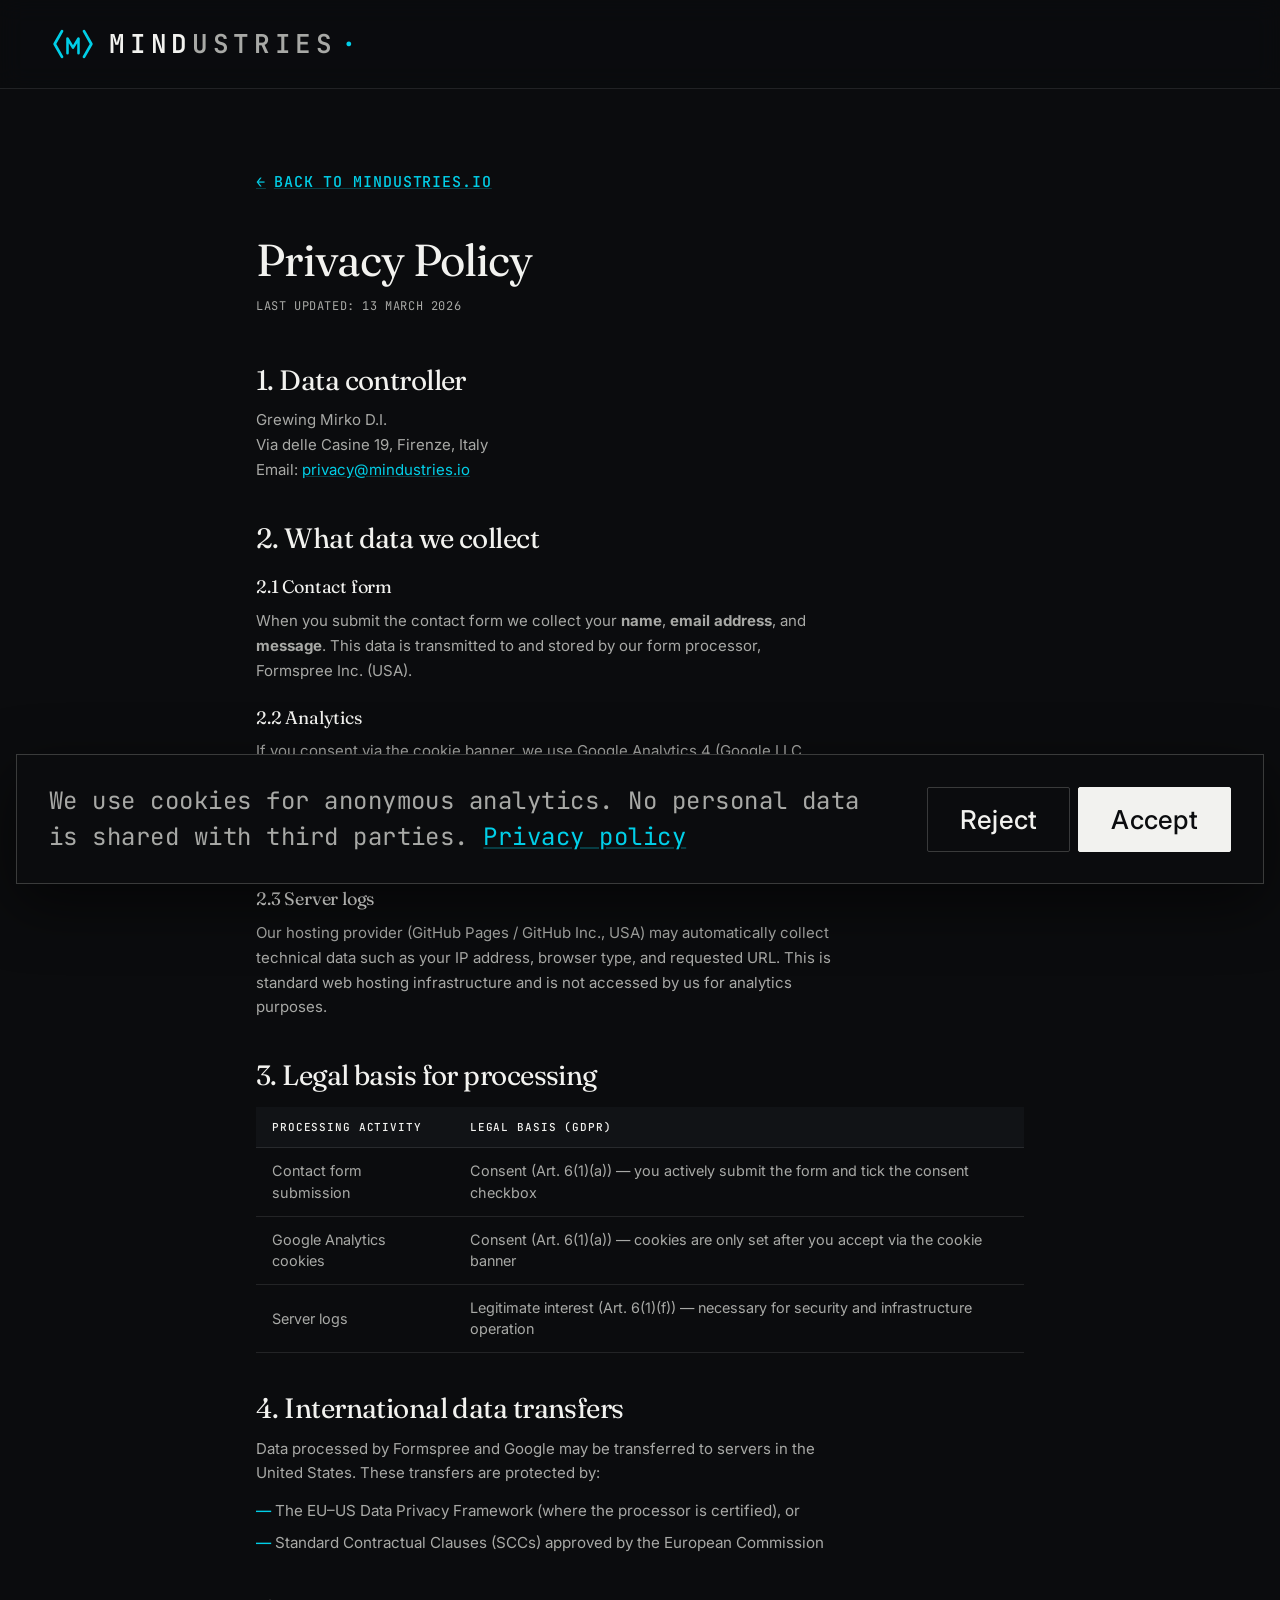
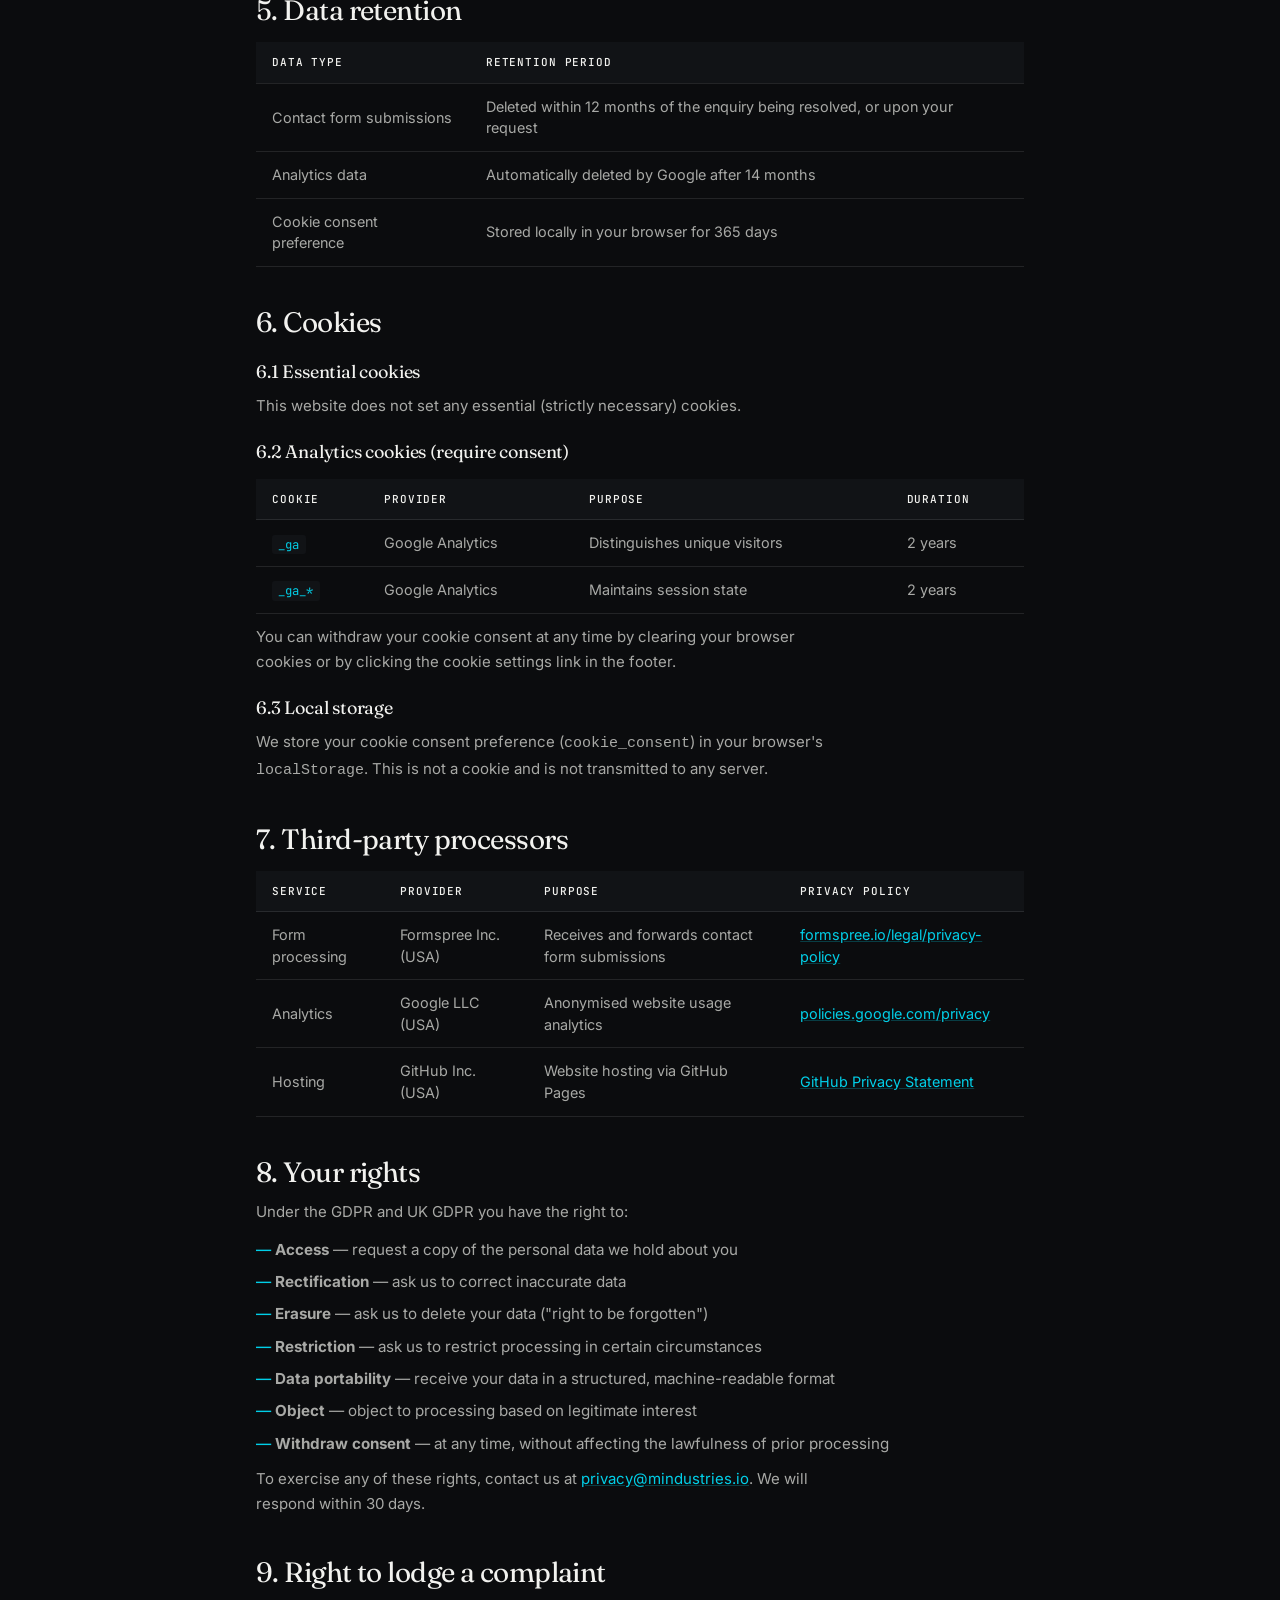
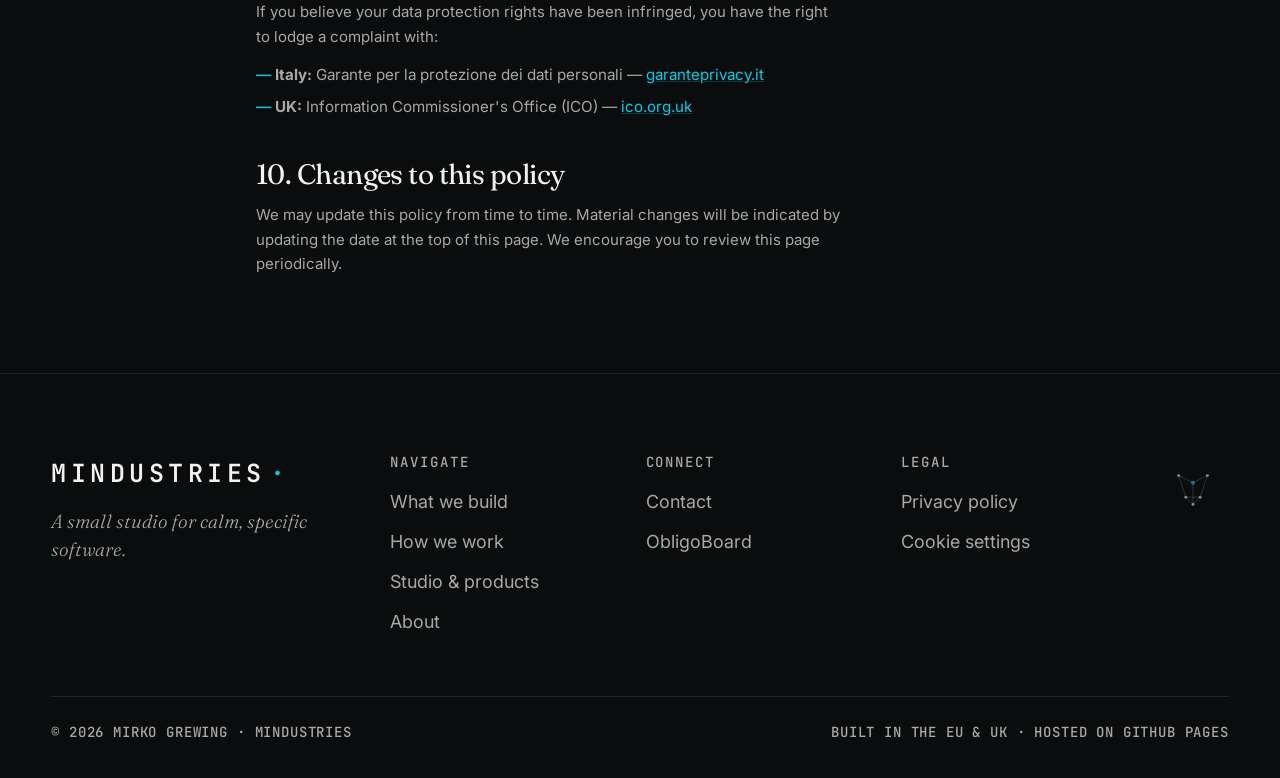
<file: privacy.html>
<!doctype html>
<html lang="en">
  <head>
    <meta charset="UTF-8" />
    <meta name="viewport" content="width=device-width, initial-scale=1.0" />
    <title>Privacy Policy — Mindustries</title>
    <meta name="description" content="Privacy policy for mindustries.io. How we collect, use, and protect your personal data under GDPR and UK GDPR." />
    <link rel="canonical" href="https://mindustries.io/privacy.html" />
    <meta name="robots" content="noindex, follow" />
    <link rel="preconnect" href="https://fonts.googleapis.com" />
    <link rel="preconnect" href="https://fonts.gstatic.com" crossorigin />
    <link
      href="https://fonts.googleapis.com/css2?family=Inter:wght@400;500;600;700;800&display=swap"
      rel="stylesheet"
    />
    <link rel="stylesheet" href="styles.css" />
    <link rel="icon" type="image/svg+xml" href="assets/favicon.svg" />
  </head>
  <body>
    <a href="#privacy-content" class="skip-link">Skip to content</a>
    <header>
      <div class="site-header-inner">
        <a href="index.html" class="brand-link" aria-label="Mindustries home">
          <span class="brand-mark" aria-hidden="true">
            <svg viewBox="0 0 24 24" fill="none" stroke="currentColor" stroke-width="1.5" stroke-linecap="round" stroke-linejoin="round">
              <path d="M6 5 L2 12 L6 19" />
              <path d="M18 5 L22 12 L18 19" />
              <path d="M9 17 L9 9 L12 14 L15 9 L15 17" stroke-width="1.4" />
            </svg>
          </span>
          <span class="brand-lockup"><span class="lg-m">MIND</span><span class="lg-ind">USTRIES</span><span class="lg-tail">·</span></span>
        </a>
      </div>
    </header>

    <main>
      <article id="privacy-content" class="legal-page">
        <a href="index.html" class="back-link">Back to mindustries.io</a>
        <h1>Privacy Policy</h1>
        <p class="legal-updated">Last updated: 13 March 2026</p>

        <h2>1. Data controller</h2>
        <p>
          Grewing Mirko D.I.<br>
          Via delle Casine 19, Firenze, Italy<br>
          Email: <a href="mailto:privacy@mindustries.io">privacy@mindustries.io</a>
        </p>

        <h2>2. What data we collect</h2>

        <h3>2.1 Contact form</h3>
        <p>When you submit the contact form we collect your <strong>name</strong>, <strong>email address</strong>, and <strong>message</strong>. This data is transmitted to and stored by our form processor, Formspree Inc. (USA).</p>

        <h3>2.2 Analytics</h3>
        <p>If you consent via the cookie banner, we use Google Analytics 4 (Google LLC, USA) to collect anonymised usage data including pages visited, time on site, device type, and approximate location derived from your IP address. Google Analytics uses cookies (<code>_ga</code>, <code>_ga_*</code>) to distinguish users. Your IP address is anonymised before storage. Analytics data is not linked to your identity.</p>

        <h3>2.3 Server logs</h3>
        <p>Our hosting provider (GitHub Pages / GitHub Inc., USA) may automatically collect technical data such as your IP address, browser type, and requested URL. This is standard web hosting infrastructure and is not accessed by us for analytics purposes.</p>

        <h2>3. Legal basis for processing</h2>
        <table class="legal-table">
          <thead>
            <tr>
              <th>Processing activity</th>
              <th>Legal basis (GDPR)</th>
            </tr>
          </thead>
          <tbody>
            <tr>
              <td>Contact form submission</td>
              <td>Consent (Art. 6(1)(a)) — you actively submit the form and tick the consent checkbox</td>
            </tr>
            <tr>
              <td>Google Analytics cookies</td>
              <td>Consent (Art. 6(1)(a)) — cookies are only set after you accept via the cookie banner</td>
            </tr>
            <tr>
              <td>Server logs</td>
              <td>Legitimate interest (Art. 6(1)(f)) — necessary for security and infrastructure operation</td>
            </tr>
          </tbody>
        </table>

        <h2>4. International data transfers</h2>
        <p>Data processed by Formspree and Google may be transferred to servers in the United States. These transfers are protected by:</p>
        <ul role="list">
          <li>The EU–US Data Privacy Framework (where the processor is certified), or</li>
          <li>Standard Contractual Clauses (SCCs) approved by the European Commission</li>
        </ul>

        <h2>5. Data retention</h2>
        <table class="legal-table">
          <thead>
            <tr>
              <th>Data type</th>
              <th>Retention period</th>
            </tr>
          </thead>
          <tbody>
            <tr>
              <td>Contact form submissions</td>
              <td>Deleted within 12 months of the enquiry being resolved, or upon your request</td>
            </tr>
            <tr>
              <td>Analytics data</td>
              <td>Automatically deleted by Google after 14 months</td>
            </tr>
            <tr>
              <td>Cookie consent preference</td>
              <td>Stored locally in your browser for 365 days</td>
            </tr>
          </tbody>
        </table>

        <h2>6. Cookies</h2>

        <h3>6.1 Essential cookies</h3>
        <p>This website does not set any essential (strictly necessary) cookies.</p>

        <h3>6.2 Analytics cookies (require consent)</h3>
        <table class="legal-table">
          <thead>
            <tr>
              <th>Cookie</th>
              <th>Provider</th>
              <th>Purpose</th>
              <th>Duration</th>
            </tr>
          </thead>
          <tbody>
            <tr>
              <td><code>_ga</code></td>
              <td>Google Analytics</td>
              <td>Distinguishes unique visitors</td>
              <td>2 years</td>
            </tr>
            <tr>
              <td><code>_ga_*</code></td>
              <td>Google Analytics</td>
              <td>Maintains session state</td>
              <td>2 years</td>
            </tr>
          </tbody>
        </table>
        <p>You can withdraw your cookie consent at any time by clearing your browser cookies or by clicking the cookie settings link in the footer.</p>

        <h3>6.3 Local storage</h3>
        <p>We store your cookie consent preference (<code>cookie_consent</code>) in your browser's <code>localStorage</code>. This is not a cookie and is not transmitted to any server.</p>

        <h2>7. Third-party processors</h2>
        <table class="legal-table">
          <thead>
            <tr>
              <th>Service</th>
              <th>Provider</th>
              <th>Purpose</th>
              <th>Privacy policy</th>
            </tr>
          </thead>
          <tbody>
            <tr>
              <td>Form processing</td>
              <td>Formspree Inc. (USA)</td>
              <td>Receives and forwards contact form submissions</td>
              <td><a href="https://formspree.io/legal/privacy-policy/" rel="noopener noreferrer" target="_blank">formspree.io/legal/privacy-policy</a></td>
            </tr>
            <tr>
              <td>Analytics</td>
              <td>Google LLC (USA)</td>
              <td>Anonymised website usage analytics</td>
              <td><a href="https://policies.google.com/privacy" rel="noopener noreferrer" target="_blank">policies.google.com/privacy</a></td>
            </tr>
            <tr>
              <td>Hosting</td>
              <td>GitHub Inc. (USA)</td>
              <td>Website hosting via GitHub Pages</td>
              <td><a href="https://docs.github.com/en/site-policy/privacy-policies/github-general-privacy-statement" rel="noopener noreferrer" target="_blank">GitHub Privacy Statement</a></td>
            </tr>
          </tbody>
        </table>

        <h2>8. Your rights</h2>
        <p>Under the GDPR and UK GDPR you have the right to:</p>
        <ul role="list">
          <li><strong>Access</strong> — request a copy of the personal data we hold about you</li>
          <li><strong>Rectification</strong> — ask us to correct inaccurate data</li>
          <li><strong>Erasure</strong> — ask us to delete your data ("right to be forgotten")</li>
          <li><strong>Restriction</strong> — ask us to restrict processing in certain circumstances</li>
          <li><strong>Data portability</strong> — receive your data in a structured, machine-readable format</li>
          <li><strong>Object</strong> — object to processing based on legitimate interest</li>
          <li><strong>Withdraw consent</strong> — at any time, without affecting the lawfulness of prior processing</li>
        </ul>
        <p>To exercise any of these rights, contact us at <a href="mailto:privacy@mindustries.io">privacy@mindustries.io</a>. We will respond within 30 days.</p>

        <h2>9. Right to lodge a complaint</h2>
        <p>If you believe your data protection rights have been infringed, you have the right to lodge a complaint with:</p>
        <ul role="list">
          <li><strong>Italy:</strong> Garante per la protezione dei dati personali — <a href="https://www.garanteprivacy.it" rel="noopener noreferrer" target="_blank">garanteprivacy.it</a></li>
          <li><strong>UK:</strong> Information Commissioner's Office (ICO) — <a href="https://ico.org.uk" rel="noopener noreferrer" target="_blank">ico.org.uk</a></li>
        </ul>

        <h2>10. Changes to this policy</h2>
        <p>We may update this policy from time to time. Material changes will be indicated by updating the date at the top of this page. We encourage you to review this page periodically.</p>
      </article>
    </main>

    <footer aria-label="Site footer">
      <div class="site-footer-inner">
        <div class="footer-grid">
          <div class="footer-brand">
            <span class="footer-wordmark">MINDUSTRIES<span class="dot">·</span></span>
            <p>A small studio for calm, specific software.</p>
          </div>
          <div class="footer-links">
            <h4>Navigate</h4>
            <ul role="list">
              <li><a href="index.html#what-we-build">What we build</a></li>
              <li><a href="index.html#how-we-work">How we work</a></li>
              <li><a href="index.html#studio-products">Studio &amp; products</a></li>
              <li><a href="index.html#about-mindustries">About</a></li>
            </ul>
          </div>
          <div class="footer-links">
            <h4>Connect</h4>
            <ul role="list">
              <li><a href="index.html#contact">Contact</a></li>
              <li><a href="https://obligoboard.com">ObligoBoard</a></li>
            </ul>
          </div>
          <div class="footer-links">
            <h4>Legal</h4>
            <ul role="list">
              <li><a href="privacy.html">Privacy policy</a></li>
              <li><a href="#" id="cookie-settings">Cookie settings</a></li>
            </ul>
          </div>
          <div class="footer-corner-wrap" aria-hidden="true">
            <svg class="footer-corner" viewBox="0 0 100 100" fill="none">
              <g stroke="currentColor" stroke-width="0.6" opacity="0.7">
                <line x1="30" y1="30" x2="50" y2="40" />
                <line x1="50" y1="40" x2="70" y2="30" />
                <line x1="30" y1="30" x2="40" y2="60" />
                <line x1="70" y1="30" x2="60" y2="60" />
                <line x1="40" y1="60" x2="60" y2="60" />
                <line x1="50" y1="40" x2="50" y2="70" />
                <line x1="40" y1="60" x2="50" y2="70" />
                <line x1="60" y1="60" x2="50" y2="70" />
              </g>
              <g fill="currentColor">
                <circle cx="30" cy="30" r="2" />
                <circle cx="50" cy="40" r="2" />
                <circle cx="70" cy="30" r="2" />
                <circle cx="40" cy="60" r="2" />
                <circle cx="60" cy="60" r="2" />
                <circle cx="50" cy="70" r="2" />
              </g>
              <circle cx="50" cy="40" r="3" fill="var(--accent)">
                <animate attributeName="opacity" values="0.2;1;0.2" dur="3s" repeatCount="indefinite" />
              </circle>
            </svg>
          </div>
        </div>
        <div class="footer-bottom">
          <p>&copy; 2026 Mirko Grewing &middot; Mindustries</p>
          <p>Built in the EU &amp; UK &middot; Hosted on GitHub Pages</p>
        </div>
      </div>
    </footer>

    <!-- Cookie consent banner -->
    <div id="cookie-banner" class="cookie-banner" role="dialog" aria-label="Cookie consent" hidden>
      <div class="cookie-banner-inner">
        <p>We use cookies for anonymous analytics. No personal data is shared with third parties. <a href="privacy.html">Privacy policy</a></p>
        <div class="cookie-banner-actions">
          <button id="cookie-reject" class="cookie-btn cookie-btn--reject" type="button">Reject</button>
          <button id="cookie-accept" class="cookie-btn cookie-btn--accept" type="button">Accept</button>
        </div>
      </div>
    </div>

    <script src="script.js" defer></script>
  </body>
</html>
</file>
<file: styles.css>
@import url('https://fonts.googleapis.com/css2?family=Fraunces:ital,opsz,wght@0,9..144,300;0,9..144,400;0,9..144,500;0,9..144,600;0,9..144,700;1,9..144,400&family=Inter:wght@300;400;500;600;700&family=JetBrains+Mono:wght@400;500;600&display=swap');

:root {
  color-scheme: dark;

  /* Type families */
  --display: "Fraunces", Georgia, serif;
  --body: "Inter", system-ui, -apple-system, "Segoe UI", sans-serif;
  --mono: "JetBrains Mono", ui-monospace, "SFMono-Regular", Menlo, monospace;

  /* Color (dark, cool-neutral) */
  --bg: #0B0C0E;
  --bg-2: #111316;
  --fg: #F2F2EF;
  --fg-muted: #A8A9A6;
  --fg-faint: #5A5B58;
  --hairline: rgba(242, 242, 239, 0.10);
  --hairline-strong: rgba(242, 242, 239, 0.20);

  /* Cyan accent */
  --accent: oklch(0.78 0.14 210);
  --accent-strong: oklch(0.86 0.14 210);
  --accent-soft: oklch(0.78 0.14 210 / 0.25);
  --accent-faint: oklch(0.78 0.14 210 / 0.10);

  /* Layout */
  --max-width: 80rem;
  --gutter: clamp(1.25rem, 4vw, 3.5rem);
  --nav-height: 5.5rem;
  --section-gap: 7.5rem;
  --hairline-w: 1px;
  --radius: 2px;
  --radius-lg: 4px;

  /* Compatibility aliases (used by obligoboard.css and inherited classes) */
  --bg-alt: var(--bg-2);
  --text: var(--fg);
  --text-soft: var(--fg-muted);
  --text-muted: var(--fg-faint);
  --border: var(--hairline);
  --border-strong: var(--hairline-strong);
  --input-border: var(--hairline-strong);
  --hero-bg: var(--bg);
  --hero-text: var(--fg);
  --hero-sub: var(--fg-muted);
  --shadow-sm: 0 1px 2px rgba(0, 0, 0, 0.4);
  --shadow-md: 0 4px 16px rgba(0, 0, 0, 0.45);
  --shadow-lg: 0 20px 60px rgba(0, 0, 0, 0.55);
}

* {
  box-sizing: border-box;
  margin: 0;
  padding: 0;
}

html {
  scroll-behavior: smooth;
  /* Honor the user's preferred root size (defaults to 16px in most browsers).
     Don't set font-size on html — it would override the user's setting. */
}

body {
  background: var(--bg);
  color: var(--fg);
  font-family: var(--body);
  font-weight: 400;
  font-size: 1rem;
  line-height: 1.55;
  -webkit-font-smoothing: antialiased;
  text-rendering: optimizeLegibility;
  overflow-x: hidden;
}

a {
  color: var(--fg);
  transition: color 180ms ease;
}

a:hover { color: var(--accent); }

.mono { font-family: var(--mono); font-feature-settings: "ss01" on; }
.display { font-family: var(--display); letter-spacing: -0.02em; }

/* ── SKIP LINK ──────────────────────── */

.skip-link {
  position: absolute;
  top: -100%;
  left: 1rem;
  z-index: 200;
  padding: 0.6rem 1.2rem;
  background: var(--accent);
  color: var(--bg);
  font-family: var(--mono);
  font-size: 0.8125rem;
  font-weight: 600;
  letter-spacing: 0.04em;
  border-radius: var(--radius);
  text-decoration: none;
  transition: top 160ms ease;
}
.skip-link:focus { top: 0.75rem; color: var(--bg); }

/* ── NAV ─────────────────────────────── */

header {
  position: sticky;
  top: 0;
  z-index: 100;
  backdrop-filter: blur(12px) saturate(140%);
  -webkit-backdrop-filter: blur(12px) saturate(140%);
  background: color-mix(in oklab, var(--bg) 72%, transparent);
  border-bottom: var(--hairline-w) solid var(--hairline);
}

.site-header-inner,
main {
  width: min(100% - 2 * var(--gutter), var(--max-width));
  margin-inline: auto;
}

.site-header-inner {
  height: var(--nav-height);
  display: flex;
  align-items: center;
  justify-content: space-between;
  gap: 1rem;
}

/* ── BRAND / WORDMARK ────────────────── */

.brand-link {
  font-family: var(--mono);
  font-weight: 600;
  font-size: 1.625rem;
  letter-spacing: 0.18em;
  display: inline-flex;
  align-items: center;
  gap: 0.875rem;
  color: var(--fg);
  text-decoration: none;
  flex-shrink: 0;
}
.brand-link:hover { color: var(--fg); }

.brand-mark {
  display: inline-grid;
  place-items: center;
  width: 2.75rem;
  height: 2.75rem;
  color: var(--accent);
  flex: 0 0 auto;
}
.brand-mark svg { width: 100%; height: 100%; display: block; overflow: visible; }

.brand-lockup .lg-m { color: var(--fg); }
.brand-lockup .lg-ind { color: var(--fg-muted); }
.brand-lockup .lg-tail { color: var(--accent); margin-left: 0.25rem; }

/* Legacy logo (only used on pages that still ship the old SVG) */
.logo-svg { height: 1.2rem; width: auto; display: block; color: var(--fg); }

#primary-nav { margin-left: auto; }

.site-nav {
  list-style: none;
  display: flex;
  align-items: center;
  gap: 1.75rem;
}

.site-nav a {
  display: inline-block;
  position: relative;
  padding: 0.25rem 0;
  font-size: 1rem;
  font-weight: 400;
  font-family: var(--body);
  text-decoration: none;
  color: var(--fg-muted);
  letter-spacing: 0.01em;
  transition: color 180ms ease;
}
.site-nav a::after {
  content: "";
  position: absolute;
  left: 0; bottom: 0;
  height: 1px;
  width: 0;
  background: currentColor;
  transition: width 240ms ease;
}
.site-nav a:hover, .site-nav a:focus-visible { color: var(--fg); }
.site-nav a:hover::after, .site-nav a:focus-visible::after { width: 100%; }

.site-nav .nav-cta {
  margin-left: 0.375rem;
  padding: 0.625rem 1.25rem;
  border: 1px solid var(--hairline-strong);
  border-radius: var(--radius);
  color: var(--fg);
  font-size: 1rem;
  font-weight: 500;
  letter-spacing: 0.02em;
  transition: border-color 180ms ease, color 180ms ease, background 180ms ease;
}
.site-nav .nav-cta:hover, .site-nav .nav-cta:focus-visible {
  background: var(--fg);
  color: var(--bg);
  border-color: var(--fg);
}
.site-nav .nav-cta::after { display: none; }

.menu-toggle {
  display: none;
  border: 1px solid var(--hairline-strong);
  background: transparent;
  color: var(--fg-muted);
  border-radius: var(--radius);
  padding: 0.45rem 0.75rem;
  font: inherit;
  font-family: var(--mono);
  font-size: 0.6875rem;
  font-weight: 500;
  letter-spacing: 0.12em;
  text-transform: uppercase;
  cursor: pointer;
}

/* ── HERO ────────────────────────────── */

#hero {
  padding-block: 5rem 6.25rem;
  position: relative;
  overflow: visible;
}

.hero-inner {
  display: grid;
  grid-template-columns: 60% 1fr;
  gap: 2.5rem;
  align-items: center;
  min-height: calc(100vh - var(--nav-height) - 11.25rem);
}

.hero-copy { min-width: 0; }

.hero-eyebrow {
  display: inline-flex;
  align-items: center;
  gap: 0.5rem;
  font-family: var(--mono);
  font-size: 0.71875rem;
  font-weight: 500;
  letter-spacing: 0.08em;
  text-transform: uppercase;
  color: var(--fg-muted);
  border: 1px solid var(--hairline-strong);
  padding: 0.375rem 0.75rem;
  border-radius: 999px;
  margin: 0 0 1.25rem;
}

.live-dot {
  width: 0.4375rem;
  height: 0.4375rem;
  border-radius: 50%;
  background: var(--accent);
  box-shadow: 0 0 0 0 var(--accent-soft);
  animation: livepulse 2.4s ease-out infinite;
}
@keyframes livepulse {
  0% { box-shadow: 0 0 0 0 var(--accent-soft); }
  70% { box-shadow: 0 0 0 0.625rem transparent; }
  100% { box-shadow: 0 0 0 0 transparent; }
}

#hero h1 {
  font-family: var(--display);
  font-weight: 400;
  font-size: clamp(2.5rem, 5.4vw, 4.5rem);
  line-height: 1.02;
  letter-spacing: -0.025em;
  color: var(--fg);
  margin: 0 0 1.5rem;
  max-width: none;
  text-wrap: balance;
}

#hero h1 em {
  font-style: italic;
  color: var(--accent);
  font-weight: 400;
}

#hero .hero-desc {
  font-size: 1.125rem;
  line-height: 1.55;
  color: var(--fg-muted);
  max-width: 52ch;
  margin: 0 0 2.25rem;
  text-wrap: pretty;
}

.hero-actions {
  display: flex;
  gap: 0.875rem;
  flex-wrap: wrap;
  margin-top: 0;
}

/* Brain container */
.brain-wrap {
  position: relative;
  aspect-ratio: 1 / 1;
  width: 100%;
  color: var(--fg);
}
.brain-wrap svg { width: 100%; height: 100%; display: block; }

/* ── BUTTONS / CTA LINKS ─────────────── */

.cta-link,
#hero .cta-link {
  font-family: var(--body);
  font-size: 0.875rem;
  font-weight: 500;
  padding: 0.8125rem 1.375rem;
  border-radius: var(--radius);
  border: 1px solid var(--fg);
  background: var(--fg);
  color: var(--bg);
  cursor: pointer;
  text-decoration: none;
  display: inline-flex;
  align-items: center;
  gap: 0.625rem;
  letter-spacing: 0.01em;
  transition: background 200ms ease, color 200ms ease, border-color 200ms ease, transform 200ms ease;
  margin-top: 0;
}
.cta-link::after { content: "→"; transition: transform 200ms ease; }
.cta-link:hover::after { transform: translateX(0.1875rem); }

.cta-link:hover, .cta-link:focus-visible {
  background: var(--accent);
  border-color: var(--accent);
  color: var(--bg);
  transform: none;
  box-shadow: none;
}

.cta-link--ghost,
#hero .cta-link--ghost {
  background: transparent;
  color: var(--fg);
  border-color: var(--hairline-strong);
}
.cta-link--ghost:hover, .cta-link--ghost:focus-visible {
  background: transparent;
  color: var(--fg);
  border-color: var(--fg);
  box-shadow: none;
}

/* ── SECTIONS ────────────────────────── */

main { padding-bottom: 0; }

section {
  scroll-margin-top: calc(var(--nav-height) + 1.5rem);
  padding-block: var(--section-gap);
  position: relative;
}

section + section::before {
  /* Full-viewport-width hairline divider */
  content: "";
  position: absolute;
  top: 0;
  left: 50%;
  width: 100vw;
  height: 1px;
  margin-left: -50vw;
  background: var(--hairline);
  pointer-events: none;
}

section + section::after {
  /* Synapse pulse traveling along the divider */
  content: "";
  position: absolute;
  top: -0.1875rem;
  left: 50%;
  width: 0.375rem;
  height: 0.375rem;
  margin-left: -0.1875rem;
  border-radius: 50%;
  background: var(--accent);
  box-shadow: 0 0 0.75rem var(--accent);
  animation: divider-pulse 8s linear infinite;
  opacity: 0;
  pointer-events: none;
}

@keyframes divider-pulse {
  0%   { transform: translateX(-50vw); opacity: 0; }
  5%   { opacity: 1; }
  95%  { opacity: 1; }
  100% { transform: translateX(50vw); opacity: 0; }
}

#hero { border-top: 0; padding-block: 3.75rem 5rem; }

/* Section eyebrow */

.eyebrow {
  display: flex;
  align-items: center;
  gap: 1rem;
  font-family: var(--mono);
  font-size: 1.0625rem;
  font-weight: 500;
  letter-spacing: 0.12em;
  text-transform: uppercase;
  color: var(--fg-muted);
  margin: 0 0 1.75rem;
}
.eyebrow .num { color: var(--accent); }

.motif-num {
  display: inline-flex;
  align-items: center;
  gap: 0.375rem;
}
.motif-num .n1, .motif-num .n2 {
  width: 0.3125rem; height: 0.3125rem; border-radius: 50%;
  background: var(--accent);
  display: inline-block;
}
.motif-num .n2 { opacity: 0.5; }
.motif-num .line {
  width: 0.875rem; height: 1px;
  background: var(--accent);
  opacity: 0.6;
}

/* ── TYPOGRAPHY ──────────────────────── */

h1, h2, h3, h4 {
  line-height: 1.15;
  font-family: var(--display);
  font-weight: 400;
  letter-spacing: -0.02em;
  color: var(--fg);
}

h2 {
  font-size: clamp(2.625rem, 5.4vw, 4.125rem);
  line-height: 1.1;
  margin: 0 0 0.875rem;
  max-width: 22ch;
  text-wrap: balance;
}

h3 {
  font-family: var(--display);
  font-weight: 400;
  font-size: 1.375rem;
  letter-spacing: -0.01em;
  text-transform: none;
  color: var(--fg);
  margin: 0 0 0.625rem;
}

h4 {
  font-family: var(--display);
  font-weight: 400;
  font-size: 1.25rem;
  margin: 0 0 0.625rem;
  letter-spacing: -0.01em;
}

.section-lede {
  font-size: 1.0625rem;
  color: var(--fg-muted);
  max-width: 56ch;
  margin: 0 0 3rem;
  text-wrap: pretty;
}

p {
  margin: 0.7rem 0 0;
  max-width: 65ch;
  color: var(--fg-muted);
  font-size: clamp(0.9375rem, 1.05vw, 1.03125rem);
  line-height: 1.65;
}

ul, ol { list-style: none; }

/* ── WHAT WE BUILD — CARDS ─────────── */

.cards-3 {
  display: grid;
  grid-template-columns: repeat(3, 1fr);
  gap: 0;
  border: var(--hairline-w) solid var(--hairline);
  margin-top: 0.5rem;
}

.build-card {
  padding: 2.25rem 2rem 2.5rem;
  border-right: var(--hairline-w) solid var(--hairline);
  position: relative;
  transition: background 220ms ease;
  list-style: none;
}
.build-card:last-child { border-right: none; }
.build-card:hover { background: var(--bg-2); }

.build-card .icon {
  width: 2.25rem;
  height: 2.25rem;
  margin-bottom: 1.75rem;
  color: var(--fg);
  display: block;
}

.build-card h3 {
  font-family: var(--display);
  font-weight: 400;
  font-size: 1.375rem;
  text-transform: none;
  letter-spacing: -0.01em;
  color: var(--fg);
  margin: 0 0 0.625rem;
}

.build-card p {
  font-size: 0.90625rem;
  color: var(--fg-muted);
  margin: 0;
  line-height: 1.6;
  max-width: none;
}

.build-card .border-pulse {
  position: absolute;
  inset: 0;
  width: 100%;
  height: 100%;
  display: block;
  pointer-events: none;
  opacity: 0;
  transition: opacity 180ms ease;
}
.build-card:hover .border-pulse { opacity: 1; }

/* ── HOW WE WORK — STEPS ─────────────── */

.steps {
  display: grid;
  grid-template-columns: repeat(4, 1fr);
  gap: 0;
  position: relative;
  margin-top: 0.5rem;
  overflow: hidden;
}

.steps::before {
  /* Synapse pulse traveling along the top of the step row.
     Clipped horizontally by .steps's overflow:hidden so the gradient never
     spills past the left or right edge of the line. */
  content: "";
  position: absolute;
  top: 0;
  left: -5rem;
  width: 5rem;
  height: 1px;
  background: linear-gradient(90deg, transparent, var(--accent), transparent);
  animation: step-travel 6s ease-in-out infinite;
  pointer-events: none;
  z-index: 1;
}

@keyframes step-travel {
  0%   { left: -5rem; }
  100% { left: 100%; }
}

.step {
  padding: 1.75rem 1.75rem 2rem 0;
  border-top: var(--hairline-w) solid var(--hairline-strong);
  position: relative;
  list-style: none;
  display: flex;
  flex-direction: column;
  gap: 0;
}

.step .step-number {
  font-family: var(--mono);
  font-size: 0.75rem;
  color: var(--accent);
  letter-spacing: 0.1em;
  text-transform: uppercase;
  margin: 0 0 1rem;
  display: block;
}

.step h4 {
  font-family: var(--display);
  font-weight: 400;
  font-size: 1.25rem;
  margin: 0 0 0.625rem;
  letter-spacing: -0.01em;
  color: var(--fg);
}

.step p {
  font-size: 0.875rem;
  color: var(--fg-muted);
  margin: 0;
  line-height: 1.55;
  max-width: none;
}

/* ── STUDIO & PRODUCTS ───────────────── */

.studio-cards {
  display: grid;
  grid-template-columns: 1.6fr 1fr;
  gap: 1.5rem;
  margin-top: 0.5rem;
  margin-bottom: 0;
}

.studio-card {
  border: var(--hairline-w) solid var(--hairline);
  padding: 2.25rem;
  position: relative;
  display: flex;
  flex-direction: column;
  background: transparent;
  border-radius: 0;
  transition: border-color 200ms ease, background 220ms ease;
}
.studio-card:hover {
  border-color: var(--hairline-strong);
  box-shadow: none;
}

.studio-card--product {
  grid-row: span 2;
  min-height: 23.75rem;
}

.studio-side {
  display: grid;
  gap: 1.5rem;
  grid-template-rows: 1fr auto;
}

.studio-card-eyebrow {
  font-family: var(--mono);
  font-size: 0.6875rem;
  color: var(--fg-muted);
  text-transform: uppercase;
  letter-spacing: 0.12em;
  margin-bottom: 0.875rem;
  display: block;
}
.studio-card-eyebrow::before { content: "— "; color: var(--fg-faint); }

.studio-card h3 {
  font-family: var(--display);
  font-size: 1.875rem;
  font-weight: 400;
  color: var(--fg);
  text-transform: none;
  letter-spacing: -0.02em;
  margin: 0 0 0.875rem;
}
.studio-card--side h3 { font-size: 1.375rem; }

.studio-card p {
  color: var(--fg-muted);
  font-size: 0.9375rem;
  margin: 0 0 1.5rem;
  max-width: 46ch;
}

.studio-card-link {
  display: inline-flex;
  align-items: center;
  gap: 0.5rem;
  color: var(--fg);
  font-size: 0.875rem;
  font-weight: 500;
  text-decoration: none;
  border-bottom: 1px solid var(--fg);
  padding-bottom: 0.1875rem;
  align-self: flex-start;
  margin-top: auto;
  transition: color 180ms ease, border-color 180ms ease;
}
.studio-card-link:hover { color: var(--accent); border-color: var(--accent); }

.product-mock {
  margin-top: 1.75rem;
  flex: 1;
  background:
    repeating-linear-gradient(
      45deg,
      var(--hairline) 0 1px,
      transparent 1px 14px
    );
  border: var(--hairline-w) solid var(--hairline);
  position: relative;
  min-height: 12.5rem;
  display: flex;
  align-items: flex-end;
  padding: 1.125rem;
}
.product-mock::before {
  content: "ObligoBoard dashboard preview";
  position: absolute;
  top: 0.75rem;
  left: 0.875rem;
  font-family: var(--mono);
  font-size: 0.65625rem;
  color: var(--fg-faint);
  text-transform: uppercase;
  letter-spacing: 0.1em;
}
.product-mock-bars {
  display: flex;
  gap: 0.5rem;
  width: 100%;
  align-items: flex-end;
  height: 70%;
}
.product-mock-bars span {
  flex: 1;
  background: var(--fg-faint);
  opacity: 0.4;
  border-radius: 1px 1px 0 0;
  display: block;
}

.studio-card--ghost {
  border-style: dashed;
  border-color: var(--hairline-strong);
  background:
    repeating-linear-gradient(
      -45deg,
      transparent 0 14px,
      var(--hairline) 14px 15px
    );
  align-items: flex-start;
  justify-content: space-between;
  min-height: 11.25rem;
}
.studio-card--ghost h3 { color: var(--fg-muted); font-size: 1.25rem; }
.studio-card--ghost p { font-size: 0.8125rem; }
.studio-card--ghost .studio-card-eyebrow { color: var(--fg-faint); }
.studio-card--ghost .studio-card-eyebrow::before { color: var(--fg-faint); }

/* ── ABOUT ───────────────────────────── */

#about-mindustries { background: transparent; padding-inline: 0; margin-inline: 0; }

.about-grid {
  display: grid;
  grid-template-columns: 1.2fr 1fr;
  gap: 5rem;
  margin-top: 0.5rem;
}

.about-copy p {
  font-family: var(--display);
  font-weight: 300;
  font-size: 1.375rem;
  line-height: 1.45;
  color: var(--fg);
  margin: 0 0 1.25rem;
  max-width: 34ch;
  text-wrap: pretty;
}
.about-copy p.about-secondary {
  font-family: var(--body);
  font-weight: 400;
  font-size: 1rem;
  color: var(--fg-muted);
  max-width: 48ch;
}

.principles {
  list-style: none;
  padding: 0;
  margin: 0;
}
.principles li {
  display: grid;
  grid-template-columns: 5rem 1fr;
  gap: 1.25rem;
  padding: 1.375rem 0;
  border-top: var(--hairline-w) solid var(--hairline);
  align-items: start;
}
.principles li:last-child { border-bottom: var(--hairline-w) solid var(--hairline); }
.principles .label {
  font-family: var(--mono);
  font-size: 1rem;
  color: var(--accent);
  text-transform: uppercase;
  letter-spacing: 0.1em;
  padding-top: 0.25rem;
  font-weight: 500;
}
.principles .desc {
  font-size: 0.9375rem;
  color: var(--fg);
  line-height: 1.55;
}
.principles .desc b {
  font-weight: 400;
  font-family: var(--display);
  font-size: 1.125rem;
  display: block;
  margin-bottom: 0.25rem;
  letter-spacing: -0.01em;
  color: var(--fg);
}

/* ── CONTACT ─────────────────────────── */

.contact-grid {
  display: grid;
  grid-template-columns: 1fr 1.4fr;
  gap: 5rem;
  align-items: start;
}

.contact-info h2 {
  padding-left: 0;
  font-family: var(--display);
  font-weight: 400;
  font-size: clamp(1.75rem, 3.2vw, 2.5rem);
  letter-spacing: -0.02em;
  line-height: 1.05;
  color: var(--fg);
  margin: 0 0 1.125rem;
  max-width: 18ch;
}
.contact-info h2::before { display: none; }

.contact-info p {
  color: var(--fg-muted);
  font-size: 1.0625rem;
  line-height: 1.55;
  max-width: 38ch;
  margin: 0.6rem 0 0;
}

.contact-detail {
  display: flex;
  flex-direction: column;
  margin-top: 1.5rem;
}

.contact-detail-label {
  font-family: var(--mono);
  font-size: 0.875rem;
  font-weight: 500;
  text-transform: uppercase;
  letter-spacing: 0.1em;
  color: var(--fg-faint);
  margin-bottom: 0.3rem;
}

.contact-detail span:last-child {
  font-family: var(--mono);
  font-size: 1rem;
  color: var(--fg-muted);
  letter-spacing: 0.04em;
}

/* ── FORM ────────────────────────────── */

form {
  display: grid;
  gap: 0;
  margin: 0;
  background: transparent;
  border: var(--hairline-w) solid var(--hairline);
  border-radius: 0;
  padding: 0;
}

form .form-row {
  display: grid;
  grid-template-columns: 8rem 1fr;
  align-items: stretch;
  border-bottom: var(--hairline-w) solid var(--hairline);
}

form label {
  font-family: var(--mono);
  font-size: 0.9375rem;
  font-weight: 500;
  color: var(--fg-muted);
  text-transform: uppercase;
  letter-spacing: 0.1em;
  padding: 1.125rem;
  border-right: var(--hairline-w) solid var(--hairline);
  margin: 0;
  display: flex;
  align-items: center;
  background: transparent;
}

form .form-row--textarea label {
  align-items: flex-start;
  padding-top: 1.25rem;
}

input,
textarea {
  font-family: var(--body);
  font-size: 1.0625rem;
  color: var(--fg);
  width: 100%;
  padding: 1.125rem 1.25rem;
  background: transparent;
  border: 0;
  border-radius: 0;
  outline: none;
  transition: background 180ms ease;
}

input::placeholder,
textarea::placeholder {
  color: var(--fg-faint);
}

input:focus,
textarea:focus {
  background: var(--accent-faint);
  border: 0;
  box-shadow: none;
  outline: 2px solid transparent;
  outline-offset: 0;
}

textarea {
  min-height: 7.5rem;
  padding-top: 1.25rem;
  resize: vertical;
}

.form-hp {
  position: absolute;
  left: -9999px;
  height: 0;
  overflow: hidden;
  opacity: 0;
}

.consent-group {
  border-bottom: var(--hairline-w) solid var(--hairline);
  margin: 0;
}
.consent-label {
  display: flex;
  align-items: flex-start;
  gap: 0.75rem;
  padding: 1.125rem 1.25rem;
  font-family: var(--mono);
  font-size: 0.875rem;
  font-weight: 400;
  letter-spacing: 0.04em;
  line-height: 1.55;
  color: var(--fg-muted);
  cursor: pointer;
  text-transform: none;
  margin: 0;
}
.consent-label input[type="checkbox"] {
  flex-shrink: 0;
  width: 0.875rem;
  height: 0.875rem;
  margin-top: 0.15rem;
  accent-color: var(--accent);
  cursor: pointer;
  background: transparent;
}
.consent-label a { color: var(--fg); text-decoration: underline; text-decoration-color: var(--hairline-strong); }
.consent-label a:hover { color: var(--accent); text-decoration-color: var(--accent); }

.form-submit-row {
  display: flex;
  justify-content: space-between;
  align-items: center;
  padding: 1.125rem 1.25rem;
  gap: 1rem;
  flex-wrap: wrap;
}
.form-submit-row .note {
  font-family: var(--mono);
  font-size: 0.8125rem;
  color: var(--fg-faint);
  letter-spacing: 0.06em;
  text-transform: uppercase;
}

form button[type="submit"] {
  justify-self: end;
  font-family: var(--body);
  font-size: 1rem;
  font-weight: 500;
  border: 1px solid var(--fg);
  border-radius: var(--radius);
  padding: 0.8125rem 1.375rem;
  color: var(--bg);
  background: var(--fg);
  cursor: pointer;
  display: inline-flex;
  align-items: center;
  gap: 0.625rem;
  letter-spacing: 0.01em;
  transition: background 200ms ease, color 200ms ease, border-color 200ms ease;
}
form button[type="submit"]::after { content: "→"; transition: transform 200ms ease; }
form button[type="submit"]:hover::after { transform: translateX(0.1875rem); }

form button[type="submit"]:hover,
form button[type="submit"]:focus-visible {
  background: var(--accent);
  border-color: var(--accent);
  color: var(--bg);
  transform: none;
  box-shadow: none;
}

.form-feedback:empty { display: none; }

.form-feedback--success,
.form-feedback--error {
  margin: 0;
  padding: 0.875rem 1.25rem;
  font-family: var(--mono);
  font-size: 0.9375rem;
  letter-spacing: 0.04em;
  line-height: 1.5;
  border-top: var(--hairline-w) solid var(--hairline);
  border-radius: 0;
}

.form-feedback--success {
  background: var(--accent-faint);
  color: var(--accent);
  border-top-color: var(--accent-soft);
}

.form-feedback--error {
  background: rgba(239, 68, 68, 0.08);
  color: #fca5a5;
  border-top-color: rgba(239, 68, 68, 0.3);
}

button:disabled {
  opacity: 0.6;
  cursor: not-allowed;
}
button:disabled:hover {
  background: var(--fg);
  color: var(--bg);
}

.field-invalid {
  background: rgba(239, 68, 68, 0.08) !important;
  box-shadow: inset 0 -2px 0 rgba(239, 68, 68, 0.6);
}

/* ── FOOTER ─────────────────────────── */

footer {
  background: transparent;
  color: var(--fg-muted);
  border-top: var(--hairline-w) solid var(--hairline);
  margin-top: 0;
  padding-block: 5rem 2.5rem;
}

.site-footer-inner {
  width: min(100% - 2 * var(--gutter), var(--max-width));
  margin-inline: auto;
  padding: 0;
}

.footer-grid {
  display: grid;
  grid-template-columns: 1.4fr repeat(3, 1fr) auto;
  gap: 3rem;
  align-items: start;
  padding-bottom: 0;
  border-bottom: 0;
}

.footer-brand img { display: none; }

.footer-brand .footer-wordmark {
  font-family: var(--mono);
  font-weight: 600;
  font-size: 1.5625rem;
  letter-spacing: 0.18em;
  color: var(--fg);
  display: inline-block;
  margin-bottom: 0.875rem;
}
.footer-brand .footer-wordmark .dot { color: var(--accent); margin-left: 0.25rem; }

.footer-brand p {
  font-family: var(--display);
  font-style: italic;
  font-weight: 300;
  color: var(--fg-muted);
  font-size: 1.1875rem;
  margin-top: 0;
  max-width: 32ch;
  line-height: 1.5;
}

.footer-links h4 {
  font-family: var(--mono);
  font-size: 0.875rem;
  font-weight: 500;
  text-transform: uppercase;
  letter-spacing: 0.14em;
  color: var(--fg-muted);
  margin: 0 0 1.125rem;
}

.footer-links ul {
  list-style: none;
  display: grid;
  gap: 0.75rem;
}

.footer-links a {
  font-size: 1.125rem;
  color: var(--fg-muted);
  text-decoration: none;
  transition: color 180ms ease;
}
.footer-links a:hover { color: var(--fg); }

.footer-corner {
  width: 4.5rem;
  height: 4.5rem;
  opacity: 0.55;
  color: var(--fg);
}

.footer-bottom {
  margin-top: 3.75rem;
  padding-top: 1.5rem;
  border-top: var(--hairline-w) solid var(--hairline);
  display: flex;
  justify-content: space-between;
  align-items: center;
  font-family: var(--mono);
  font-size: 0.875rem;
  font-weight: 500;
  color: var(--fg-muted);
  letter-spacing: 0.06em;
  text-transform: uppercase;
  flex-wrap: wrap;
  gap: 0.75rem;
}
.footer-bottom p { margin: 0; color: var(--fg-muted); font-size: inherit; max-width: none; }

/* ── COOKIE BANNER ──────────────────── */

.cookie-banner {
  position: fixed;
  bottom: 1rem;
  left: 1rem;
  right: 1rem;
  z-index: 150;
  background: var(--bg);
  border: 1px solid var(--hairline-strong);
  border-radius: 0;
  padding: 1.75rem 2rem;
  box-shadow: var(--shadow-lg);
}
.cookie-banner[hidden] { display: none; }

.cookie-banner-inner {
  width: min(100%, var(--max-width));
  margin-inline: auto;
  display: flex;
  align-items: center;
  justify-content: space-between;
  gap: 2rem;
  flex-wrap: wrap;
}
.cookie-banner-inner p {
  margin: 0;
  font-family: var(--mono);
  font-size: 1.5rem;
  letter-spacing: 0.02em;
  color: var(--fg-muted);
  line-height: 1.5;
  max-width: none;
  flex: 1 1 18.75rem;
}
.cookie-banner-inner a { color: var(--accent); text-decoration: underline; text-decoration-color: var(--accent-soft); }
.cookie-banner-inner a:hover { text-decoration-color: var(--accent); }

.cookie-banner-actions {
  display: flex;
  gap: 0.5rem;
  flex-shrink: 0;
}

.cookie-btn {
  font-family: var(--body);
  font-size: 1.625rem;
  font-weight: 500;
  padding: 1rem 2rem;
  border-radius: var(--radius);
  border: 1px solid var(--hairline-strong);
  cursor: pointer;
  letter-spacing: 0.01em;
  transition: background 180ms ease, color 180ms ease, border-color 180ms ease;
  background: transparent;
  color: var(--fg);
}
.cookie-btn--accept {
  background: var(--fg);
  color: var(--bg);
  border-color: var(--fg);
}
.cookie-btn--accept:hover {
  background: var(--accent);
  border-color: var(--accent);
  color: var(--bg);
}
.cookie-btn--reject:hover {
  background: transparent;
  color: var(--fg);
  border-color: var(--fg);
}

/* ── LEGAL PAGE ─────────────────────── */

.legal-page {
  width: min(100% - 2 * var(--gutter), 48rem);
  margin-inline: auto;
  padding-block: 5rem 6rem;
  color: var(--fg);
}

.back-link {
  display: inline-flex;
  align-items: center;
  gap: 0.5rem;
  font-family: var(--mono);
  font-size: 0.9375rem;
  font-weight: 500;
  letter-spacing: 0.06em;
  text-transform: uppercase;
  color: var(--fg-muted);
  text-decoration: none;
  margin-bottom: 2.5rem;
  transition: color 180ms ease, transform 180ms ease;
}
.back-link::before {
  content: "←";
  color: var(--accent);
  transition: transform 180ms ease;
}
.back-link:hover { color: var(--fg); }
.back-link:hover::before { transform: translateX(-3px); }

.legal-page h1 {
  font-family: var(--display);
  font-size: clamp(2rem, 4vw, 2.8rem);
  font-weight: 400;
  letter-spacing: -0.02em;
  color: var(--fg);
  margin-bottom: 0.5rem;
}

.legal-updated {
  font-family: var(--mono);
  font-size: 0.75rem;
  color: var(--fg-faint);
  letter-spacing: 0.05em;
  text-transform: uppercase;
  margin-bottom: 3rem;
}

.legal-page h2 {
  font-family: var(--display);
  font-size: clamp(1.25rem, 2.4vw, 1.75rem);
  font-weight: 400;
  color: var(--fg);
  margin: 2.5rem 0 0.8rem;
  padding-left: 0;
  max-width: none;
}
.legal-page h2::before { display: none; }

.legal-page h3 {
  font-family: var(--display);
  font-weight: 400;
  font-size: 1.125rem;
  color: var(--fg);
  margin-top: 1.5rem;
  text-transform: none;
  letter-spacing: -0.01em;
}

.legal-page p { color: var(--fg-muted); }
.legal-page a { color: var(--accent); text-decoration: underline; text-decoration-color: var(--accent-soft); }
.legal-page a:hover { text-decoration-color: var(--accent); }

.legal-page ul { margin-top: 0.8rem; display: grid; gap: 0.5rem; }
.legal-page ul li {
  padding-left: 1.2rem;
  position: relative;
  font-size: 0.95rem;
  line-height: 1.6;
  color: var(--fg-muted);
}
.legal-page ul li::before {
  content: "—";
  position: absolute;
  left: 0;
  color: var(--accent);
  font-weight: 500;
}

.legal-table {
  width: 100%;
  margin-top: 1rem;
  border-collapse: collapse;
  font-size: 0.9rem;
  line-height: 1.5;
}
.legal-table th,
.legal-table td {
  text-align: left;
  padding: 0.75rem 1rem;
  border-bottom: 1px solid var(--hairline);
  color: var(--fg-muted);
}
.legal-table th {
  font-family: var(--mono);
  font-weight: 500;
  color: var(--fg);
  font-size: 0.6875rem;
  text-transform: uppercase;
  letter-spacing: 0.08em;
  background: var(--bg-2);
}
.legal-table code {
  font-family: var(--mono);
  font-size: 0.85em;
  background: var(--bg-2);
  padding: 0.1rem 0.4rem;
  border-radius: 3px;
  color: var(--accent);
}

/* ── COMING SOON BADGE ───────────────── */

.coming-soon-badge {
  display: inline-block;
  margin-left: 0.5rem;
  padding: 0.2rem 0.55rem;
  border-radius: 999px;
  background: var(--accent-faint);
  border: 1px solid var(--accent-soft);
  color: var(--accent);
  font-family: var(--mono);
  font-size: 0.7rem;
  font-weight: 500;
  letter-spacing: 0.08em;
  text-transform: uppercase;
  vertical-align: middle;
}

/* ── REDUCED MOTION ─────────────────── */

@media (prefers-reduced-motion: reduce) {
  html { scroll-behavior: auto; }
  *, *::before, *::after {
    animation-duration: 0.01ms !important;
    animation-iteration-count: 1 !important;
    transition-duration: 0.01ms !important;
    scroll-behavior: auto !important;
  }
}

/* ── HIGH CONTRAST MODE ─────────────── */

@media (forced-colors: active) {
  .skip-link:focus,
  .cta-link,
  .nav-cta,
  form button[type="submit"] { border: 2px solid ButtonText; }
}

/* ── RESPONSIVE ──────────────────────── */

@media (max-width: 56.25rem) {
  .hero-inner { grid-template-columns: 1fr; }
  .brain-wrap { max-width: 30rem; margin-inline: auto; }
  .cards-3 { grid-template-columns: 1fr; }
  .build-card { border-right: none; border-bottom: var(--hairline-w) solid var(--hairline); }
  .build-card:last-child { border-bottom: none; }
  .steps { grid-template-columns: 1fr 1fr; }
  .studio-cards { grid-template-columns: 1fr; }
  .studio-card--product { grid-row: auto; }
  .about-grid, .contact-grid { grid-template-columns: 1fr; gap: 2.5rem; }
  .footer-grid { grid-template-columns: 1fr 1fr; gap: 2.5rem; }
  .footer-corner { display: none; }
}

@media (max-width: 40rem) {
  :root { --section-gap: 5rem; }

  .site-header-inner {
    height: auto;
    min-height: var(--nav-height);
    flex-wrap: wrap;
    padding-block: 0.5rem;
  }

  #primary-nav {
    width: 100%;
    margin-left: 0;
    border-top: 1px solid var(--hairline);
    margin-top: 0.5rem;
    padding-top: 0.5rem;
    display: none;
  }
  #primary-nav.is-open { display: block; }

  .site-nav {
    flex-direction: column;
    align-items: flex-start;
    gap: 0;
    width: 100%;
  }
  .site-nav li { width: 100%; }
  .site-nav a {
    display: block;
    width: 100%;
    padding: 0.7rem 0;
  }
  .site-nav a::after { display: none; }
  .site-nav .nav-cta {
    margin-left: 0;
    margin-top: 0.5rem;
    width: auto;
    display: inline-block;
  }

  .menu-toggle { display: inline-block; margin-left: auto; }

  #hero { padding-block: 2.5rem 3.75rem; }
  .hero-inner { min-height: auto; gap: 2rem; }
  #hero h1 { font-size: clamp(2.125rem, 9vw, 3rem); }
  #hero .hero-desc { font-size: 1rem; }

  .steps { grid-template-columns: 1fr; }
  .step { padding-right: 0; }

  form .form-row { grid-template-columns: 6rem 1fr; }
  form label { padding: 0.875rem; font-size: 0.8125rem; }
  input, textarea { padding: 0.875rem; font-size: 1rem; }

  .footer-grid { grid-template-columns: 1fr; gap: 2rem; }
  .footer-bottom { flex-direction: column; align-items: flex-start; gap: 0.5rem; }

  .build-card { padding: 1.75rem 1.5rem 2rem; }
  .studio-card { padding: 1.75rem; }

  .cookie-banner { left: 0.5rem; right: 0.5rem; bottom: 0.5rem; padding: 0.875rem 1rem; }
  .cookie-banner-inner { flex-direction: column; align-items: stretch; }
  .cookie-banner-actions { width: 100%; justify-content: stretch; }
  .cookie-btn { flex: 1; }
}
</file>
<file: obligoboard.css>
/* ── OBLIGOBOARD PRODUCT PAGE ──────── */

/* ── HERO ──────────────────────────── */

.ob-hero {
  border-top: 0;
  min-height: calc(100vh - var(--nav-height));
  display: flex;
  flex-direction: column;
  justify-content: center;
  align-items: center;
  text-align: center;
  padding-block: clamp(5rem, 12vw, 10rem);
  background: var(--hero-bg);
  color: var(--hero-text);
  margin-inline: calc(-50vw + 50%);
  padding-inline: calc(50vw - 50%);
  position: relative;
  overflow: hidden;
}

.ob-hero::before {
  content: "";
  position: absolute;
  width: 800px;
  height: 800px;
  border-radius: 50%;
  background: radial-gradient(circle, rgba(15, 118, 110, 0.15) 0%, transparent 70%);
  top: 50%;
  left: 50%;
  transform: translate(-50%, -50%);
  pointer-events: none;
}

.ob-hero h1 {
  max-width: 22ch;
  margin-inline: auto;
  font-size: clamp(2.4rem, 5.5vw, 4rem);
  font-weight: 800;
  letter-spacing: -0.03em;
  line-height: 1.08;
  color: var(--hero-text);
}

.ob-hero .hero-desc {
  max-width: 600px;
  margin: 1.5rem auto 0;
  font-size: 1.12rem;
  line-height: 1.75;
  color: var(--hero-sub);
}

.ob-hero .cta-link {
  padding: 0.9rem 2rem;
  font-size: 0.95rem;
  background: var(--accent);
  color: #ffffff;
  border-radius: var(--radius);
  text-decoration: none;
  font-weight: 600;
  display: inline-block;
  transition: background 180ms ease, transform 180ms ease, box-shadow 180ms ease;
}

.ob-hero .cta-link:hover,
.ob-hero .cta-link:focus-visible {
  background: #14b8a6;
  transform: translateY(-1px);
  box-shadow: 0 4px 20px rgba(20, 184, 166, 0.3);
}

.ob-hero .cta-link--ghost {
  background: transparent;
  color: var(--hero-sub);
  border: 1px solid rgba(176, 184, 193, 0.3);
}

.ob-hero .cta-link--ghost:hover,
.ob-hero .cta-link--ghost:focus-visible {
  background: rgba(255, 255, 255, 0.06);
  color: var(--hero-text);
  border-color: rgba(176, 184, 193, 0.5);
  box-shadow: none;
  transform: translateY(-1px);
}

.ob-hero-note {
  margin-top: 1.2rem !important;
  margin-inline: auto !important;
  font-size: 0.85rem !important;
  color: rgba(176, 184, 193, 0.7) !important;
}

.ob-tags {
  display: flex;
  gap: 0.5rem;
  justify-content: center;
  flex-wrap: wrap;
  margin-top: 1.5rem;
}

.ob-tag {
  display: inline-block;
  padding: 0.2rem 0.7rem;
  border-radius: 999px;
  font-size: 0.72rem;
  font-weight: 700;
  letter-spacing: 0.04em;
  text-transform: uppercase;
  background: rgba(15, 118, 110, 0.2);
  color: #2dd4bf;
  border: 1px solid rgba(45, 212, 191, 0.2);
}

/* ── PAIN POINTS ───────────────────── */

.ob-pain-grid {
  display: grid;
  grid-template-columns: repeat(3, 1fr);
  gap: 1.2rem;
  margin-top: 1.5rem;
}

.ob-pain-card {
  background: var(--bg-alt);
  border: 1px solid var(--border);
  border-radius: var(--radius-lg);
  padding: 1.8rem 1.5rem;
  transition: border-color 200ms ease, box-shadow 200ms ease;
}

.ob-pain-card:hover {
  border-color: var(--border-strong);
  box-shadow: var(--shadow-md);
}

.ob-pain-icon {
  display: block;
  font-size: 1.5rem;
  margin-bottom: 0.8rem;
}

.ob-pain-card h3 {
  margin-top: 0;
  margin-bottom: 0.5rem;
  font-size: 1rem;
  font-weight: 700;
  text-transform: none;
  letter-spacing: -0.01em;
  color: var(--text);
}

.ob-pain-card p {
  margin: 0;
  font-size: 0.92rem;
  line-height: 1.6;
}

/* ── FEATURES ──────────────────────── */

.ob-features-section {
  background: var(--bg-alt);
  margin-inline: calc(-50vw + 50%);
  padding-inline: calc(50vw - 50%);
  border-top: none;
}

.ob-features-section + section {
  border-top: none;
}

.ob-feature-list {
  display: grid;
  grid-template-columns: repeat(2, 1fr);
  gap: 1.2rem;
  margin-top: 1.5rem;
}

.ob-feature {
  background: var(--bg);
  border: 1px solid var(--border);
  border-radius: var(--radius-lg);
  padding: 1.8rem 1.5rem;
  transition: border-color 200ms ease, box-shadow 200ms ease;
}

.ob-feature:hover {
  border-color: var(--border-strong);
  box-shadow: var(--shadow-md);
}

.ob-feature-content h3 {
  margin-top: 0;
  margin-bottom: 0.5rem;
  font-size: 1rem;
  font-weight: 700;
  text-transform: none;
  letter-spacing: -0.01em;
  color: var(--text);
}

.ob-feature-content p {
  margin: 0;
  font-size: 0.92rem;
  line-height: 1.6;
}

/* ── STEPS ─────────────────────────── */

.ob-steps-section {
  background: var(--bg-alt);
  margin-inline: calc(-50vw + 50%);
  padding-inline: calc(50vw - 50%);
  border-top: none;
}

.ob-steps-section + section {
  border-top: none;
}

.ob-steps {
  grid-template-columns: repeat(3, 1fr);
}

/* ── AUDIENCE ──────────────────────── */

.ob-audience-grid {
  display: grid;
  grid-template-columns: repeat(2, 1fr);
  gap: 1.2rem;
  margin-top: 1.5rem;
}

.ob-audience-card {
  background: var(--bg-alt);
  border: 1px solid var(--border);
  border-radius: var(--radius-lg);
  padding: 1.5rem 1.3rem;
  transition: border-color 200ms ease, box-shadow 200ms ease;
}

.ob-audience-card:hover {
  border-color: var(--border-strong);
  box-shadow: var(--shadow-sm);
}

.ob-audience-card h3 {
  margin-top: 0;
  margin-bottom: 0.4rem;
  font-size: 0.95rem;
  font-weight: 700;
  text-transform: none;
  letter-spacing: -0.01em;
  color: var(--text);
}

.ob-audience-card p {
  margin: 0;
  font-size: 0.9rem;
  line-height: 1.6;
}

/* ── PRICING ───────────────────────── */

.ob-pricing-grid {
  display: grid;
  grid-template-columns: repeat(2, 1fr);
  gap: 1.5rem;
  margin-top: 2rem;
  max-width: 44rem;
  margin-inline: auto;
}

.ob-pricing-card {
  position: relative;
  background: var(--bg-alt);
  border: 1px solid var(--border);
  border-radius: var(--radius-lg);
  padding: 2rem 1.8rem;
  display: flex;
  flex-direction: column;
}

.ob-pricing-card--featured {
  border-color: var(--accent);
  box-shadow: 0 0 0 1px var(--accent), var(--shadow-lg);
}

.ob-popular-badge {
  position: absolute;
  top: -0.7rem;
  left: 1.5rem;
  padding: 0.15rem 0.7rem;
  border-radius: 999px;
  background: var(--accent);
  color: #fff;
  font-size: 0.72rem;
  font-weight: 700;
  letter-spacing: 0.03em;
  text-transform: uppercase;
}

.ob-pricing-card h3 {
  margin-top: 0;
  margin-bottom: 0.3rem;
  font-size: 1.1rem;
  font-weight: 700;
  text-transform: none;
  letter-spacing: -0.01em;
  color: var(--text);
}

.ob-price {
  font-size: 2.2rem;
  font-weight: 800;
  color: var(--text);
  letter-spacing: -0.02em;
  margin-bottom: 1.2rem;
}

.ob-price span {
  font-size: 0.9rem;
  font-weight: 500;
  color: var(--text-muted);
}

.ob-pricing-card ul {
  display: grid;
  gap: 0.5rem;
  margin-bottom: 1.5rem;
  flex: 1;
}

.ob-pricing-card li {
  padding-left: 1.2rem;
  position: relative;
  font-size: 0.92rem;
  line-height: 1.5;
  color: var(--text-soft);
}

.ob-pricing-card li::before {
  content: "\2713";
  position: absolute;
  left: 0;
  color: var(--accent);
  font-weight: 700;
  font-size: 0.85rem;
}

.ob-pricing-cta {
  display: inline-block;
  text-align: center;
  padding: 0.75rem 1.5rem;
  border-radius: var(--radius);
  background: var(--accent);
  color: #fff;
  text-decoration: none;
  font-weight: 600;
  font-size: 0.92rem;
  transition: background 180ms ease, transform 180ms ease;
}

.ob-pricing-cta:hover,
.ob-pricing-cta:focus-visible {
  background: var(--accent-strong);
  color: #fff;
  transform: translateY(-1px);
}

.ob-pricing-note {
  margin-top: 1.5rem !important;
  max-width: 44rem;
  margin-inline: auto !important;
  font-size: 0.85rem !important;
  color: var(--text-muted) !important;
  text-align: center;
}

/* ── ROADMAP ───────────────────────── */

.ob-roadmap-section {
  background: var(--bg-alt);
  margin-inline: calc(-50vw + 50%);
  padding-inline: calc(50vw - 50%);
  border-top: none;
}

.ob-roadmap-section + section {
  border-top: none;
}

/* Timeline container — vertical phases */
.roadmap {
  --rm-now: #0f766e;
  --rm-next: #6366f1;
  --rm-horizon: #8b5cf6;
  display: flex;
  flex-direction: column;
  gap: 2.5rem;
  margin-top: 2.5rem;
  position: relative;
  padding-left: 2.2rem;
}

/* Vertical connecting line */
.roadmap::before {
  content: "";
  position: absolute;
  top: 0.5rem;
  bottom: 0.5rem;
  left: 0.4rem;
  width: 3px;
  background: linear-gradient(180deg, var(--rm-now) 0%, var(--rm-next) 50%, var(--rm-horizon) 100%);
  border-radius: 2px;
  opacity: 0.25;
}

/* Phase */
.roadmap-phase {
  position: relative;
}

/* Phase header with dot */
.roadmap-phase-header {
  display: flex;
  align-items: center;
  gap: 0.6rem;
  margin-bottom: 1rem;
}

.roadmap-dot {
  position: absolute;
  left: -2.2rem;
  top: 0.15rem;
  flex-shrink: 0;
  width: 0.9rem;
  height: 0.9rem;
  border-radius: 50%;
  z-index: 1;
}

.roadmap-phase--now .roadmap-dot {
  background: var(--rm-now);
  box-shadow: 0 0 0 4px rgba(15, 118, 110, 0.18);
}

.roadmap-phase--next .roadmap-dot {
  background: var(--rm-next);
  box-shadow: 0 0 0 4px rgba(99, 102, 241, 0.15);
}

.roadmap-phase--horizon .roadmap-dot {
  background: var(--rm-horizon);
  box-shadow: 0 0 0 4px rgba(139, 92, 246, 0.15);
}

/* Pulse on "now" dot */
.roadmap-phase--now .roadmap-dot::after {
  content: "";
  position: absolute;
  inset: -4px;
  border-radius: 50%;
  border: 2px solid var(--rm-now);
  animation: rm-pulse 2.5s ease-in-out infinite;
}

@keyframes rm-pulse {
  0%, 100% { opacity: 0.6; transform: scale(1); }
  50% { opacity: 0; transform: scale(1.8); }
}

.roadmap-phase-header h3 {
  margin: 0;
  font-size: 1.05rem;
  font-weight: 700;
  text-transform: none;
  letter-spacing: -0.01em;
  color: var(--text);
}

.roadmap-phase-sub {
  margin: 0 !important;
  font-size: 0.8rem !important;
  color: var(--text-muted) !important;
  font-weight: 500;
}

.roadmap-phase-header .roadmap-badge {
  display: inline-block;
  padding: 0.12rem 0.55rem;
  border-radius: 999px;
  font-size: 0.68rem;
  font-weight: 700;
  letter-spacing: 0.03em;
  text-transform: uppercase;
  margin-left: 0.3rem;
}

.roadmap-phase--now .roadmap-badge {
  background: rgba(15, 118, 110, 0.12);
  color: var(--rm-now);
}

.roadmap-phase--next .roadmap-badge {
  background: rgba(99, 102, 241, 0.1);
  color: var(--rm-next);
}

.roadmap-phase--horizon .roadmap-badge {
  background: rgba(139, 92, 246, 0.1);
  color: var(--rm-horizon);
}

/* Item grid — 3 columns on desktop */
.roadmap-items {
  display: grid;
  grid-template-columns: repeat(3, 1fr);
  gap: 0.5rem;
}

.roadmap-items li {
  display: flex;
  flex-direction: column;
  gap: 0.15rem;
  padding: 0.7rem 0.9rem;
  background: var(--bg);
  border: 1px solid var(--border);
  border-radius: var(--radius);
  transition: border-color 180ms ease, box-shadow 180ms ease;
}

.roadmap-items li:hover {
  border-color: var(--border-strong);
  box-shadow: var(--shadow-sm);
}

.roadmap-phase--now .roadmap-items li {
  border-left: 3px solid var(--rm-now);
}

.roadmap-phase--next .roadmap-items li {
  border-left: 3px solid var(--rm-next);
}

.roadmap-phase--horizon .roadmap-items li {
  border-left: 3px solid var(--rm-horizon);
}

.roadmap-items strong {
  font-size: 0.85rem;
  font-weight: 600;
  color: var(--text);
  line-height: 1.4;
}

.roadmap-items span {
  font-size: 0.8rem;
  line-height: 1.5;
  color: var(--text-muted);
}

/* ── FINAL CTA ────────────────────── */

.ob-final-cta {
  text-align: center;
  padding-block: 5rem;
}

.ob-final-cta h2 {
  padding-left: 0;
  text-align: center;
}

.ob-final-cta h2::before {
  display: none;
}

.ob-final-cta p {
  margin: 0.8rem auto 0;
  text-align: center;
  max-width: 40ch;
}

.ob-final-cta .cta-link {
  margin-top: 2rem;
}

/* ── RESPONSIVE ────────────────────── */

@media (max-width: 48rem) {
  .ob-hero {
    min-height: auto;
    padding-block: 4rem;
  }

  .ob-hero::before {
    width: 400px;
    height: 400px;
  }

  .ob-pain-grid {
    grid-template-columns: 1fr;
  }

  .ob-feature-list {
    grid-template-columns: 1fr;
  }

  .ob-audience-grid {
    grid-template-columns: 1fr;
  }

  .ob-steps {
    grid-template-columns: 1fr;
  }

  .ob-pricing-grid {
    grid-template-columns: 1fr;
    max-width: 24rem;
  }

  .ob-features-section,
  .ob-steps-section,
  .ob-roadmap-section,
  .ob-hero {
    margin-inline: calc(-50vw + 50%);
    padding-inline: max(1rem, calc(50vw - 50%));
  }

  /* Roadmap: responsive item grid */
  .roadmap-items {
    grid-template-columns: repeat(2, 1fr);
  }

  .roadmap {
    padding-left: 1.8rem;
  }

  .roadmap-dot {
    left: -1.8rem;
  }

  .ob-final-cta {
    padding-block: 3.5rem;
  }
}

@media (max-width: 32rem) {
  .roadmap-items {
    grid-template-columns: 1fr;
  }
}
</file>
